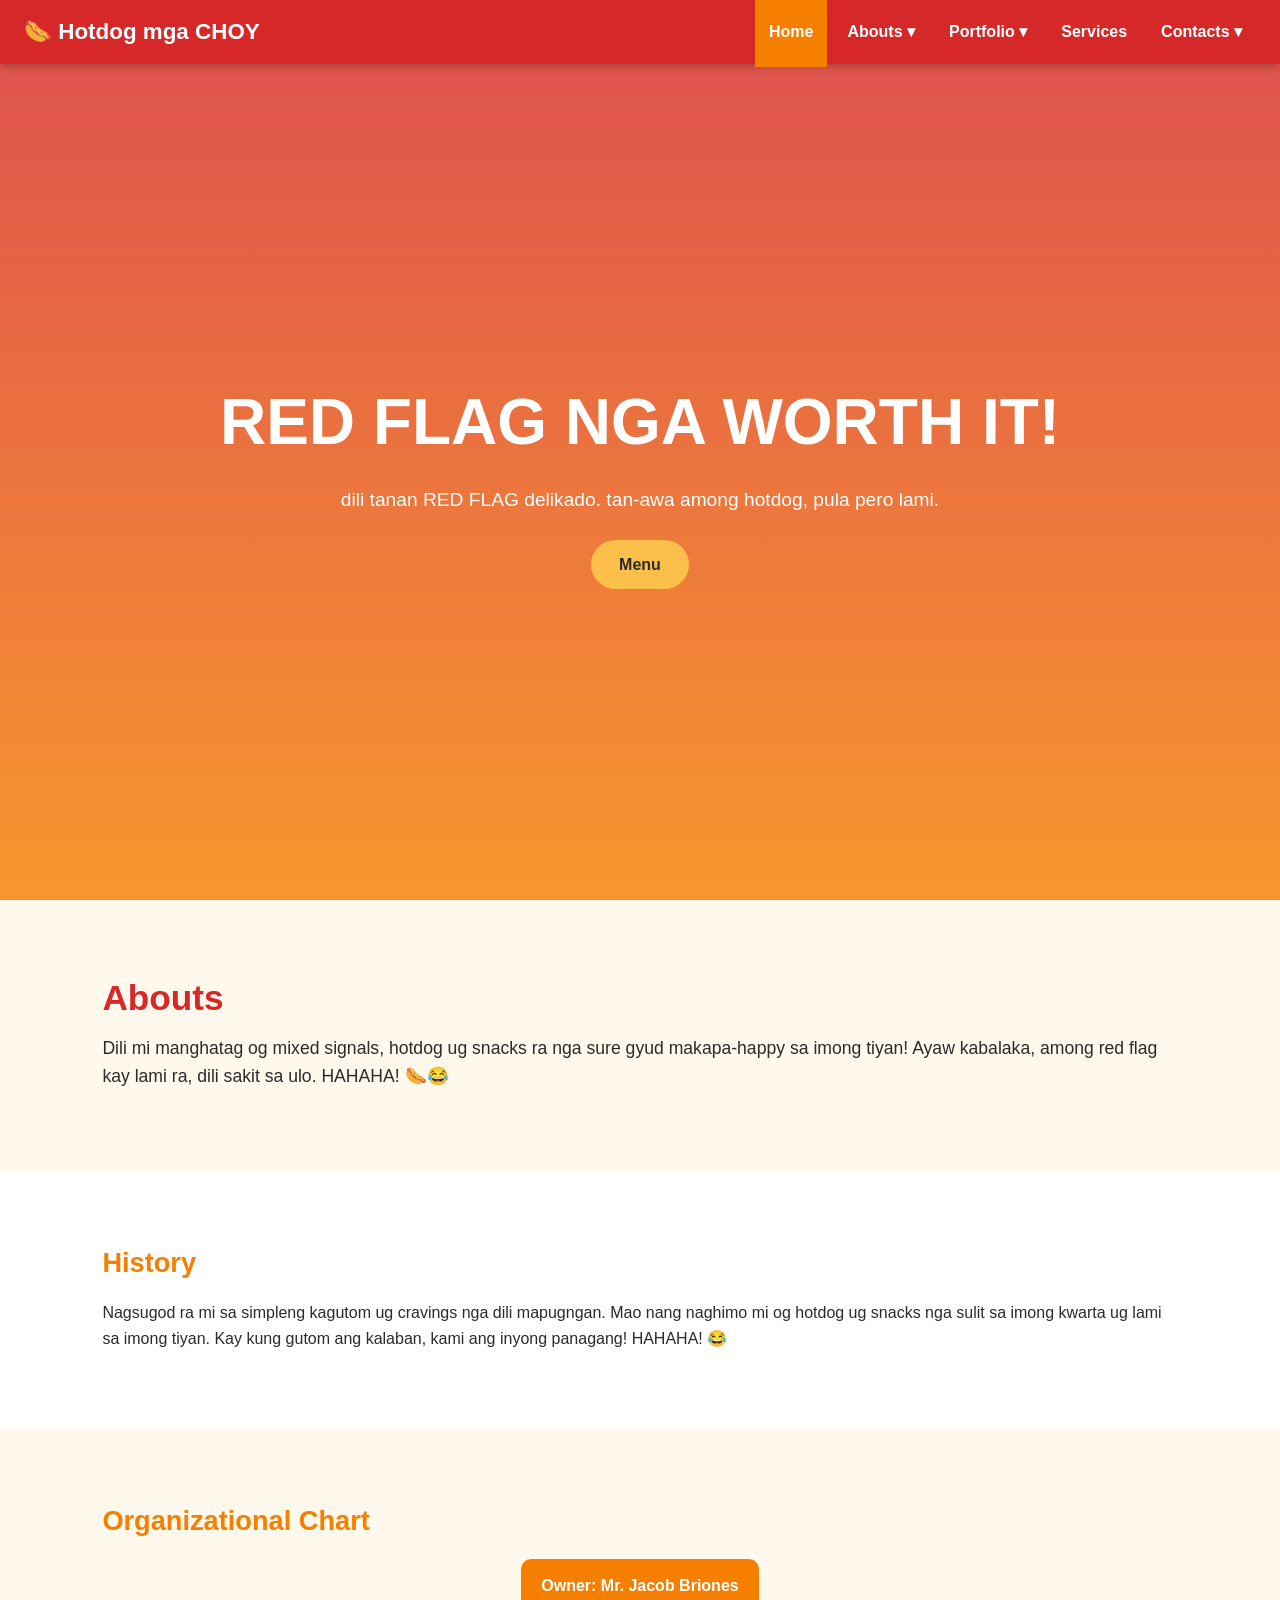
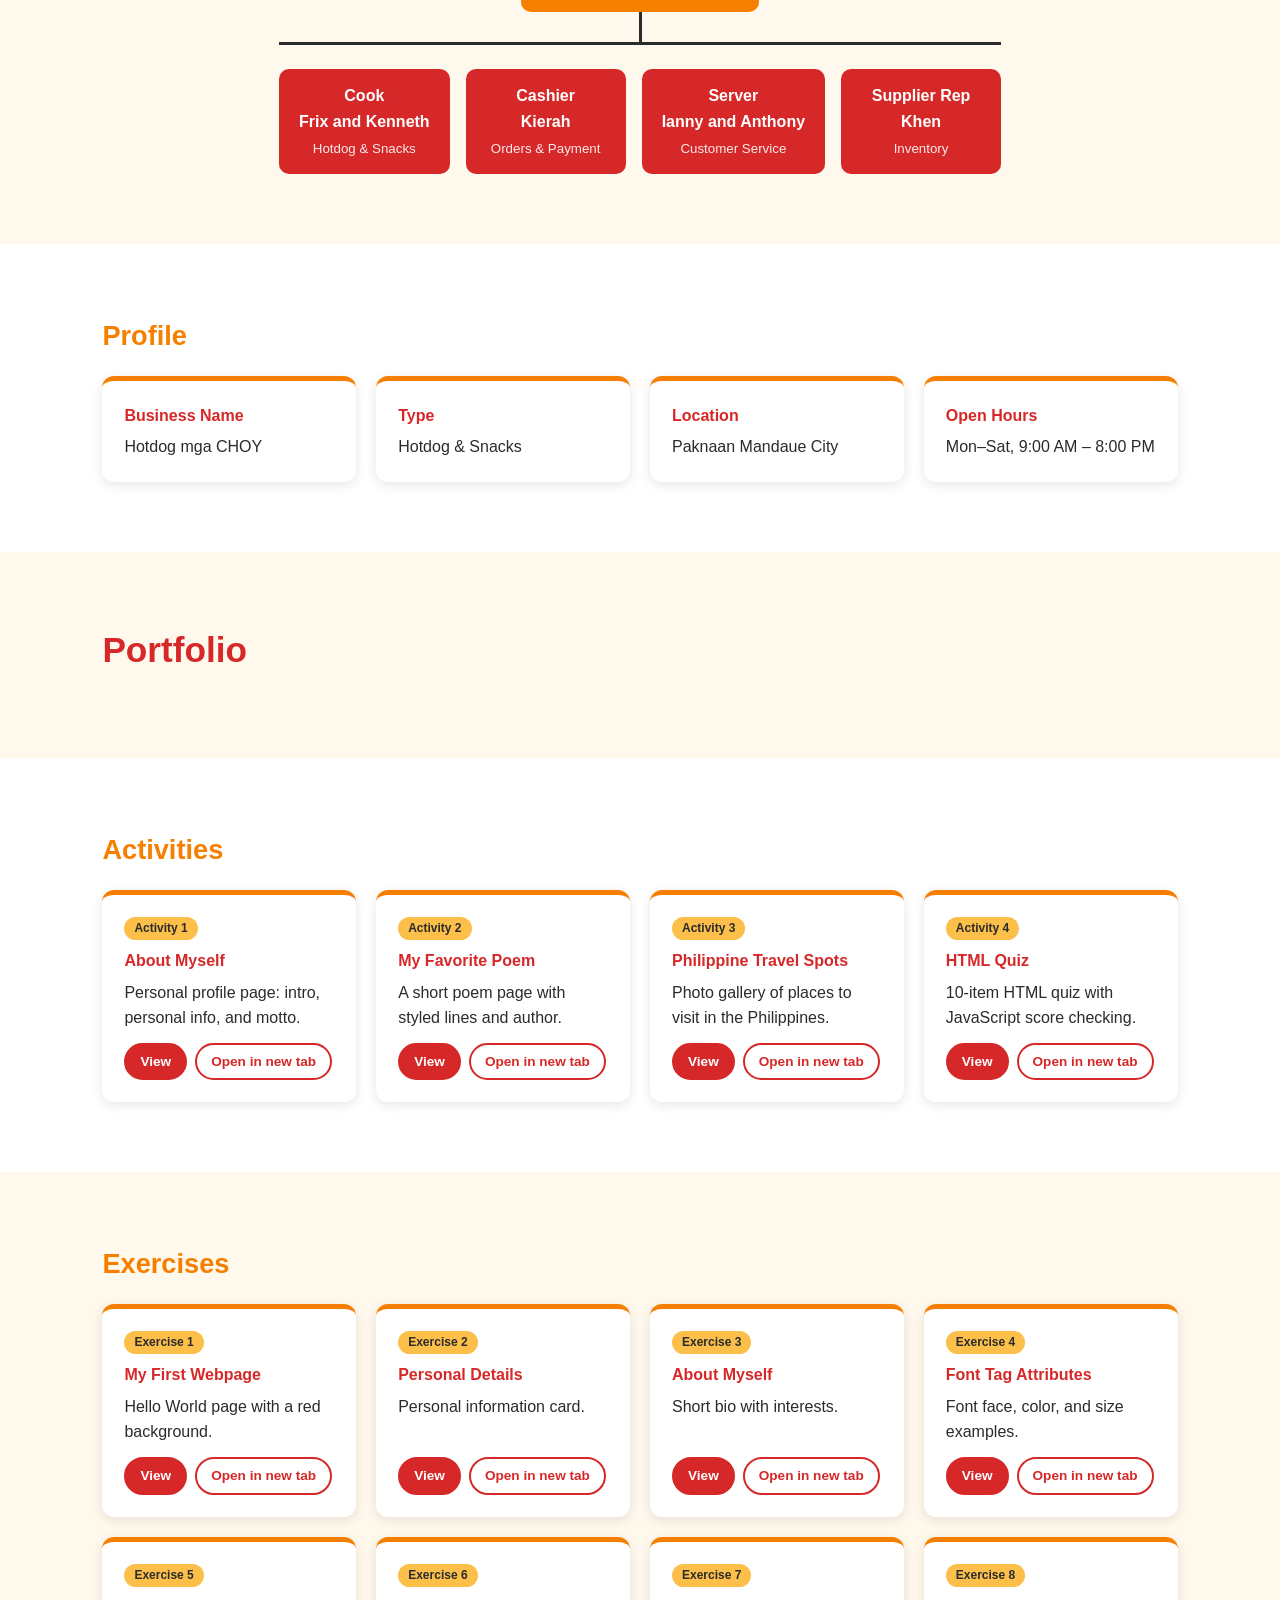
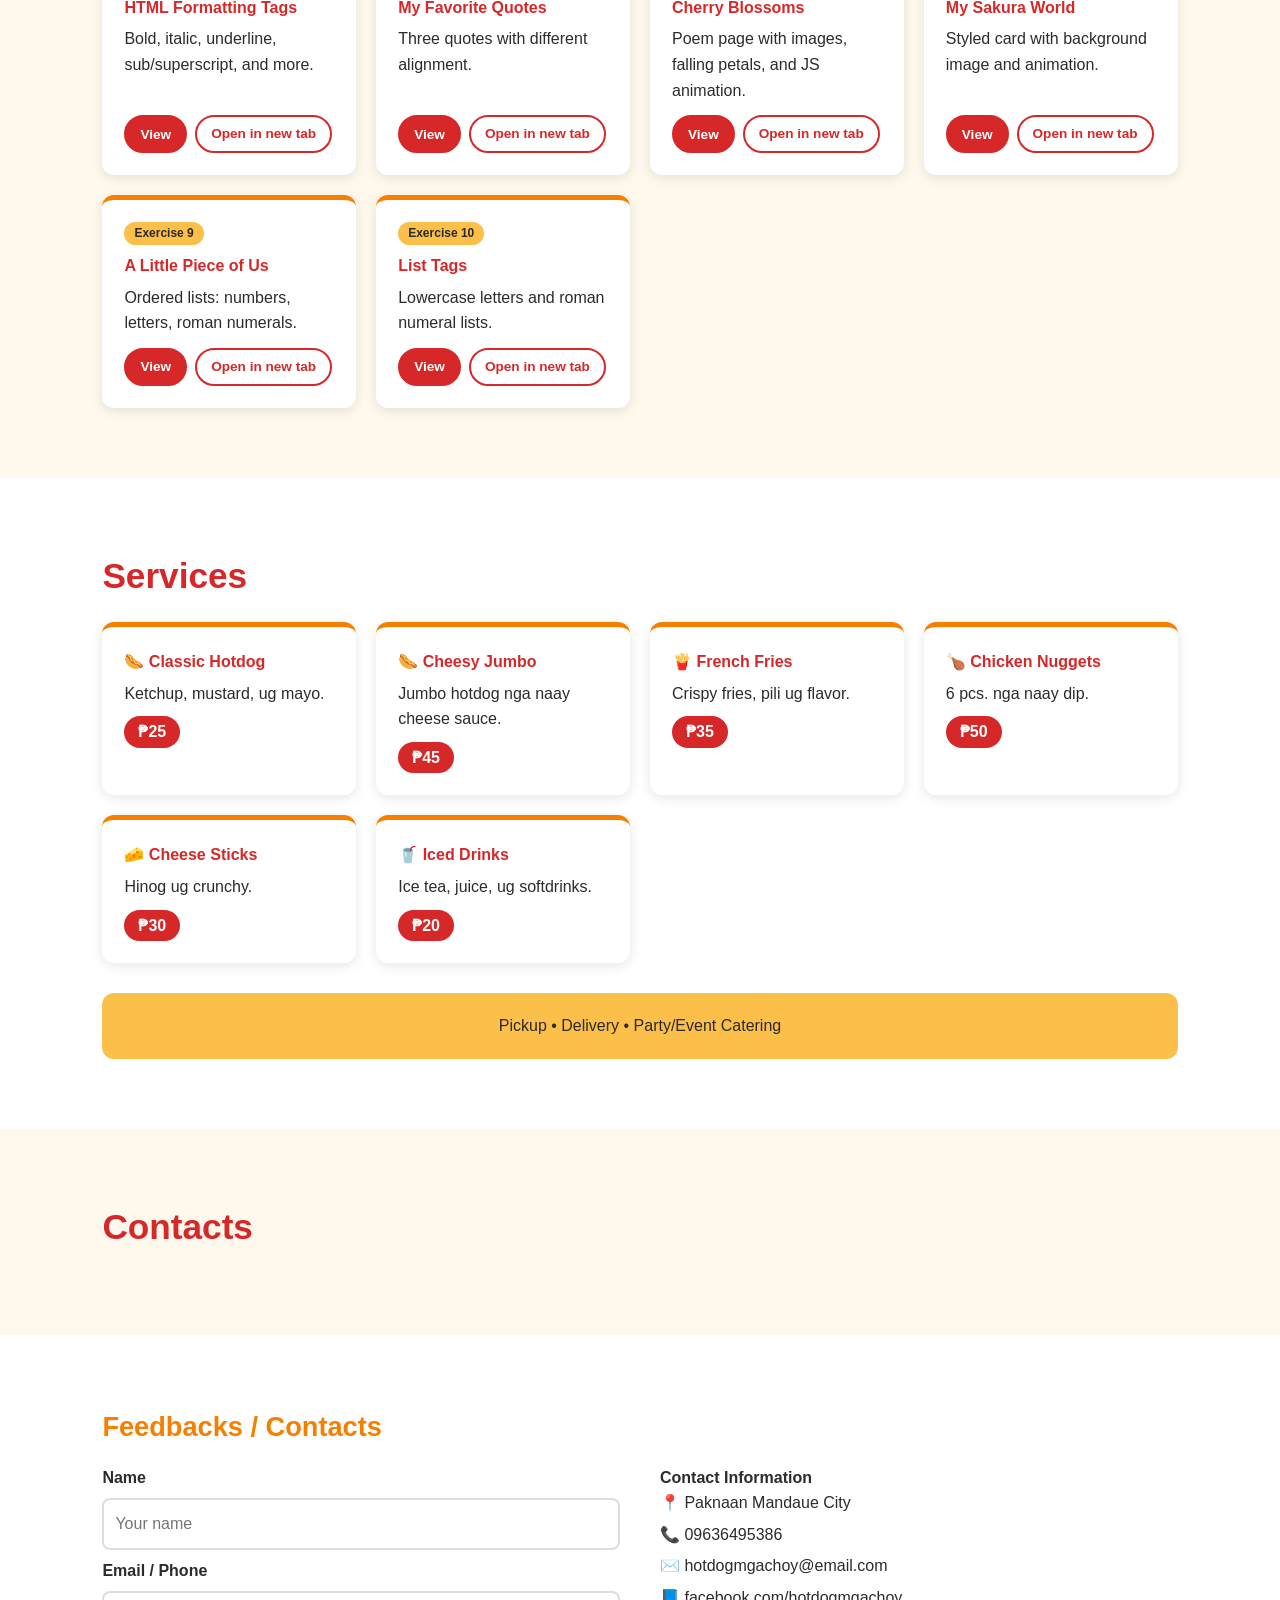
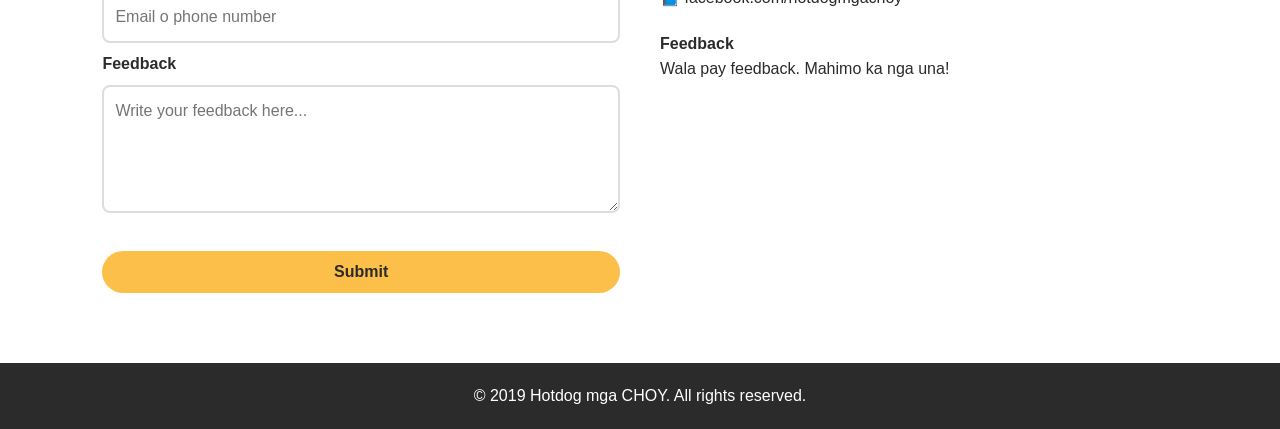
<file: index.html>
<!DOCTYPE html>
<html lang="en">
<head>
  <meta charset="UTF-8">
  <meta name="viewport" content="width=device-width, initial-scale=1.0">
  <title>Hotdog mga CHOY | Hotdog & Snacks</title>
  <link rel="stylesheet" href="style.css">
</head>
<body>

  <!-- NAVIGATION BAR / MENU -->
  <header class="navbar">
    <a href="#home" class="logo">🌭 Hotdog mga CHOY</a>
    <button class="menu-toggle" id="menuToggle" aria-label="Toggle menu">☰</button>
    <nav>
      <ul class="nav-links" id="navLinks">
        <li><a href="#home">Home</a></li>
        <li class="dropdown">
          <a href="#abouts">Abouts ▾</a>
          <ul class="submenu">
            <li><a href="#history">History</a></li>
            <li><a href="#org-chart">Organizational Chart</a></li>
            <li><a href="#profile">Profile</a></li>
          </ul>
        </li>
        <li class="dropdown">
          <a href="#portfolio">Portfolio ▾</a>
          <ul class="submenu">
            <li><a href="#activities">Activities</a></li>
            <li><a href="#exercises">Exercises</a></li>
          </ul>
        </li>
        <li><a href="#services">Services</a></li>
        <li class="dropdown">
          <a href="#contacts">Contacts ▾</a>
          <ul class="submenu">
            <li><a href="#feedbacks">Feedbacks / Contacts</a></li>
          </ul>
        </li>
      </ul>
    </nav>
  </header>

  <!-- HOME -->
  <section id="home" class="hero">
    <div class="hero-content">
      <h1>RED FLAG NGA WORTH IT!</h1>
      <p>dili tanan RED FLAG delikado. tan-awa among hotdog, pula pero lami.</p>
      <a href="#services" class="btn">Menu</a>
    </div>
  </section>

  <!-- ABOUTS -->
  <section id="abouts" class="section alt">
    <h2>Abouts</h2>
    <p class="lead">Dili mi manghatag og mixed signals, hotdog ug snacks ra nga sure gyud makapa-happy sa imong tiyan! Ayaw kabalaka, among red flag kay lami ra, dili sakit sa ulo. HAHAHA! 🌭😂</p>
  </section>

  <section id="history" class="section">
    <h3>History</h3>
    <p>Nagsugod ra mi sa simpleng kagutom ug cravings nga dili mapugngan. Mao nang naghimo mi og hotdog ug snacks nga sulit sa imong kwarta ug lami sa imong tiyan. Kay kung gutom ang kalaban, kami ang inyong panagang! HAHAHA! 😂</p>
    <p class="note"></p>
  </section>

  <section id="org-chart" class="section alt">
    <h3>Organizational Chart</h3>
    <div class="org">
      <div class="org-box top">Owner: Mr. Jacob Briones </div>
      <div class="org-line"></div>
      <div class="org-row">
        <div class="org-box">Cook<br>Frix and Kenneth<br><small>Hotdog & Snacks</small></div>
        <div class="org-box">Cashier<br>Kierah<br><small>Orders & Payment</small></div>
        <div class="org-box">Server<br>Ianny and Anthony<br><small>Customer Service</small></div>
        <div class="org-box">Supplier Rep<br>Khen<br><small>Inventory</small></div>
      </div>
    </div>
  </section>

  <section id="profile" class="section">
    <h3>Profile</h3>
    <div class="cards">
      <div class="card"><h4>Business Name</h4><p>Hotdog mga CHOY</p></div>
      <div class="card"><h4>Type</h4><p>Hotdog & Snacks</p></div>
      <div class="card"><h4>Location</h4><p>Paknaan Mandaue City</p></div>
      <div class="card"><h4>Open Hours</h4><p>Mon–Sat, 9:00 AM – 8:00 PM</p></div>
    </div>
  </section>

  <!-- PORTFOLIO -->
  <section id="portfolio" class="section alt">
    <h2>Portfolio</h2>
    <p class="lead"></p>
  </section>

  <section id="activities" class="section">
    <h3>Activities</h3>
    <p></p>
    <div class="cards">
      <div class="card work">
        <span class="work-tag">Activity 1</span>
        <h4>About Myself</h4>
        <p>Personal profile page: intro, personal info, and motto.</p>
        <div class="work-actions">
          <button class="btn-sm view-btn" data-src="portfolio/activities/ACT1_BRIONES.html" data-title="Activity 1: About Myself">View</button>
          <a class="btn-sm ghost" href="portfolio/activities/ACT1_BRIONES.html" target="_blank" rel="noopener">Open in new tab</a>
        </div>
      </div>
      <div class="card work">
        <span class="work-tag">Activity 2</span>
        <h4>My Favorite Poem</h4>
        <p>A short poem page with styled lines and author.</p>
        <div class="work-actions">
          <button class="btn-sm view-btn" data-src="portfolio/activities/ACT2_BRIONES.html" data-title="Activity 2: My Favorite Poem">View</button>
          <a class="btn-sm ghost" href="portfolio/activities/ACT2_BRIONES.html" target="_blank" rel="noopener">Open in new tab</a>
        </div>
      </div>
      <div class="card work">
        <span class="work-tag">Activity 3</span>
        <h4>Philippine Travel Spots</h4>
        <p>Photo gallery of places to visit in the Philippines.</p>
        <div class="work-actions">
          <button class="btn-sm view-btn" data-src="portfolio/activities/ACT3_BRIONES.html" data-title="Activity 3: Philippine Travel Spots">View</button>
          <a class="btn-sm ghost" href="portfolio/activities/ACT3_BRIONES.html" target="_blank" rel="noopener">Open in new tab</a>
        </div>
      </div>
      <div class="card work">
        <span class="work-tag">Activity 4</span>
        <h4>HTML Quiz</h4>
        <p>10-item HTML quiz with JavaScript score checking.</p>
        <div class="work-actions">
          <button class="btn-sm view-btn" data-src="portfolio/activities/ACT4_BRIONES.html" data-title="Activity 4: HTML Quiz">View</button>
          <a class="btn-sm ghost" href="portfolio/activities/ACT4_BRIONES.html" target="_blank" rel="noopener">Open in new tab</a>
        </div>
      </div>
    </div>
  </section>

  <section id="exercises" class="section alt">
    <h3>Exercises</h3>
    <p></p>
    <div class="cards">
      <div class="card work">
        <span class="work-tag">Exercise 1</span>
        <h4>My First Webpage</h4>
        <p>Hello World page with a red background.</p>
        <div class="work-actions">
          <button class="btn-sm view-btn" data-src="portfolio/exercises/EXE1_BRIONES.HTML" data-title="Exercise 1: My First Webpage">View</button>
          <a class="btn-sm ghost" href="portfolio/exercises/EXE1_BRIONES.HTML" target="_blank" rel="noopener">Open in new tab</a>
        </div>
      </div>
      <div class="card work">
        <span class="work-tag">Exercise 2</span>
        <h4>Personal Details</h4>
        <p>Personal information card.</p>
        <div class="work-actions">
          <button class="btn-sm view-btn" data-src="portfolio/exercises/EXE2_BRIONES.html" data-title="Exercise 2: Personal Details">View</button>
          <a class="btn-sm ghost" href="portfolio/exercises/EXE2_BRIONES.html" target="_blank" rel="noopener">Open in new tab</a>
        </div>
      </div>
      <div class="card work">
        <span class="work-tag">Exercise 3</span>
        <h4>About Myself</h4>
        <p>Short bio with interests.</p>
        <div class="work-actions">
          <button class="btn-sm view-btn" data-src="portfolio/exercises/EXE3_BRIONES.html" data-title="Exercise 3: About Myself">View</button>
          <a class="btn-sm ghost" href="portfolio/exercises/EXE3_BRIONES.html" target="_blank" rel="noopener">Open in new tab</a>
        </div>
      </div>
      <div class="card work">
        <span class="work-tag">Exercise 4</span>
        <h4>Font Tag Attributes</h4>
        <p>Font face, color, and size examples.</p>
        <div class="work-actions">
          <button class="btn-sm view-btn" data-src="portfolio/exercises/EXE4_BRIONES.html" data-title="Exercise 4: Font Tag Attributes">View</button>
          <a class="btn-sm ghost" href="portfolio/exercises/EXE4_BRIONES.html" target="_blank" rel="noopener">Open in new tab</a>
        </div>
      </div>
      <div class="card work">
        <span class="work-tag">Exercise 5</span>
        <h4>HTML Formatting Tags</h4>
        <p>Bold, italic, underline, sub/superscript, and more.</p>
        <div class="work-actions">
          <button class="btn-sm view-btn" data-src="portfolio/exercises/EXE5_BRIONES.html" data-title="Exercise 5: HTML Formatting Tags">View</button>
          <a class="btn-sm ghost" href="portfolio/exercises/EXE5_BRIONES.html" target="_blank" rel="noopener">Open in new tab</a>
        </div>
      </div>
      <div class="card work">
        <span class="work-tag">Exercise 6</span>
        <h4>My Favorite Quotes</h4>
        <p>Three quotes with different alignment.</p>
        <div class="work-actions">
          <button class="btn-sm view-btn" data-src="portfolio/exercises/EXE6_BRIONES.html" data-title="Exercise 6: My Favorite Quotes">View</button>
          <a class="btn-sm ghost" href="portfolio/exercises/EXE6_BRIONES.html" target="_blank" rel="noopener">Open in new tab</a>
        </div>
      </div>
      <div class="card work">
        <span class="work-tag">Exercise 7</span>
        <h4>Cherry Blossoms</h4>
        <p>Poem page with images, falling petals, and JS animation.</p>
        <div class="work-actions">
          <button class="btn-sm view-btn" data-src="portfolio/exercises/EXE7_BRIONES.html" data-title="Exercise 7: Cherry Blossoms">View</button>
          <a class="btn-sm ghost" href="portfolio/exercises/EXE7_BRIONES.html" target="_blank" rel="noopener">Open in new tab</a>
        </div>
      </div>
      <div class="card work">
        <span class="work-tag">Exercise 8</span>
        <h4>My Sakura World</h4>
        <p>Styled card with background image and animation.</p>
        <div class="work-actions">
          <button class="btn-sm view-btn" data-src="portfolio/exercises/EXE8_BRIONES.html" data-title="Exercise 8: My Sakura World">View</button>
          <a class="btn-sm ghost" href="portfolio/exercises/EXE8_BRIONES.html" target="_blank" rel="noopener">Open in new tab</a>
        </div>
      </div>
      <div class="card work">
        <span class="work-tag">Exercise 9</span>
        <h4>A Little Piece of Us</h4>
        <p>Ordered lists: numbers, letters, roman numerals.</p>
        <div class="work-actions">
          <button class="btn-sm view-btn" data-src="portfolio/exercises/EXE9_BRIONES.html" data-title="Exercise 9: A Little Piece of Us">View</button>
          <a class="btn-sm ghost" href="portfolio/exercises/EXE9_BRIONES.html" target="_blank" rel="noopener">Open in new tab</a>
        </div>
      </div>
      <div class="card work">
        <span class="work-tag">Exercise 10</span> 
        <h4>List Tags</h4>
        <p>Lowercase letters and roman numeral lists.</p>
        <div class="work-actions">
          <button class="btn-sm view-btn" data-src="portfolio/exercises/EXE10_BRIONES.html" data-title="Exercise 10: List Tags">View</button>
          <a class="btn-sm ghost" href="portfolio/exercises/EXE10_BRIONES.html" target="_blank" rel="noopener">Open in new tab</a>
        </div>
      </div>
    </div>
  </section>

  <!-- VIEWER MODAL -->
  <div class="modal" id="viewer" aria-hidden="true">
    <div class="modal-box">
      <div class="modal-head">
        <strong id="viewerTitle"></strong>
        <button class="modal-close" id="viewerClose" aria-label="Close">✕</button>
      </div>
      <iframe id="viewerFrame" title="Portfolio work preview"></iframe>
    </div>
  </div>

  <!-- SERVICES -->
  <section id="services" class="section">
    <h2>Services</h2>
    <p class="lead"></p>
    <div class="cards">
      <div class="card product"><h4>🌭 Classic Hotdog</h4><p>Ketchup, mustard, ug mayo.</p><span class="price">₱25</span></div>
      <div class="card product"><h4>🌭 Cheesy Jumbo</h4><p>Jumbo hotdog nga naay cheese sauce.</p><span class="price">₱45</span></div>
      <div class="card product"><h4>🍟 French Fries</h4><p>Crispy fries, pili ug flavor.</p><span class="price">₱35</span></div>
      <div class="card product"><h4>🍗 Chicken Nuggets</h4><p>6 pcs. nga naay dip.</p><span class="price">₱50</span></div>
      <div class="card product"><h4>🧀 Cheese Sticks</h4><p>Hinog ug crunchy.</p><span class="price">₱30</span></div>
      <div class="card product"><h4>🥤 Iced Drinks</h4><p>Ice tea, juice, ug softdrinks.</p><span class="price">₱20</span></div>
    </div>
    <div class="extra">
      <h4></h4>
      <p>Pickup • Delivery • Party/Event Catering</p>
    </div>
  </section>

  <!-- CONTACTS -->
  <section id="contacts" class="section alt">
    <h2>Contacts</h2>
    <p class="lead"></p>
  </section>

  <section id="feedbacks" class="section">
    <h3>Feedbacks / Contacts</h3>
    <div class="contact-wrap">
      <form id="feedbackForm" class="form" novalidate>
        <label for="name">Name</label>
        <input type="text" id="name" placeholder="Your name" required>

        <label for="email">Email / Phone</label>
        <input type="text" id="email" placeholder="Email o phone number" required>

        <label for="message">Feedback</label>
        <textarea id="message" rows="4" placeholder="Write your feedback here..." required></textarea>

        <p id="formMsg" class="form-msg"></p>
        <button type="submit" class="btn">Submit</button>
      </form>

      <div class="contact-info">
        <h4>Contact Information
        </h4>
        <p>📍 Paknaan Mandaue City</p>
        <p>📞 09636495386</p>
        <p>✉️ hotdogmgachoy@email.com</p>
        <p>📘 facebook.com/hotdogmgachoy</p>

        <h4 style="margin-top:20px"> Feedback </h4>
        <div id="feedbackList" class="feedback-list"></div>
      </div>
    </div>
  </section>

  <footer>
    <p>&copy; <span id="year"></span> Hotdog mga CHOY. All rights reserved.</p>
  </footer>

  <button id="toTop" title="Back to top">↑</button>

  <script src="script.js"></script>
</body>
</html>
</file>
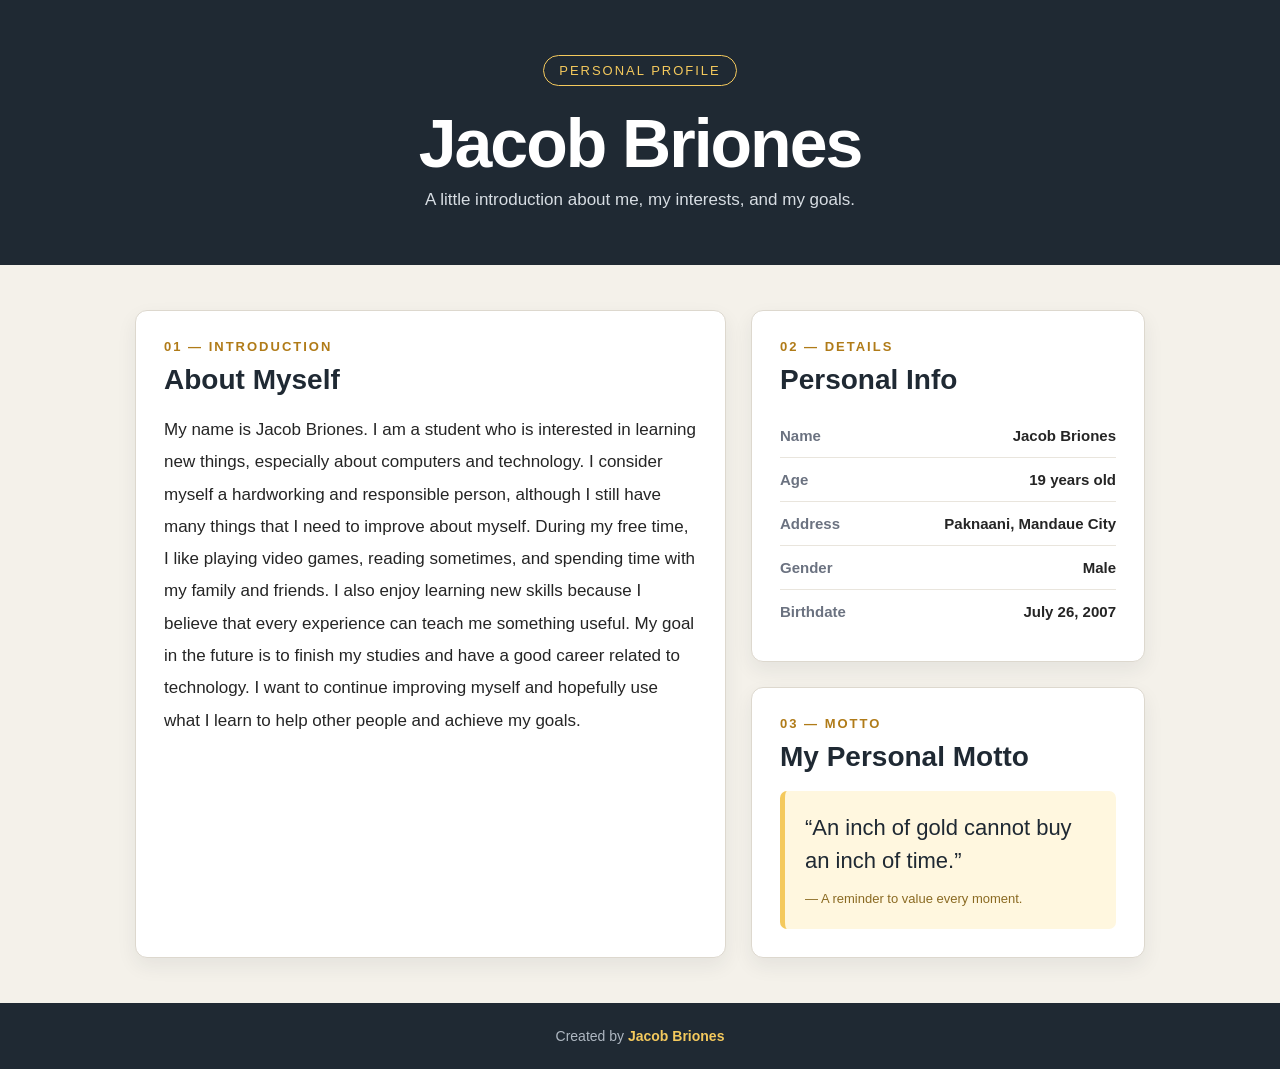
<file: portfolio/activities/ACT1_BRIONES.html>
<!DOCTYPE html>
<html lang="en">
<head>
<meta charset="UTF-8">
<meta name="viewport" content="width=device-width, initial-scale=1.0">
<title>Jacob Briones | About Myself</title>

<style>
    * { box-sizing: border-box; }

    body {
        margin: 0;
        font-family: Arial, Helvetica, sans-serif;
        background: #f4f1ea;
        color: #252525;
    }

    .top {
        background: #1f2933;
        color: white;
        padding: 55px 22px;
        text-align: center;
    }

    .top .tag {
        display: inline-block;
        padding: 7px 15px;
        border: 1px solid #f4c95d;
        border-radius: 30px;
        color: #f4c95d;
        font-size: 13px;
        letter-spacing: 2px;
        text-transform: uppercase;
    }

    .top h1 {
        margin: 18px 0 8px;
        font-size: clamp(40px, 8vw, 68px);
        letter-spacing: -2px;
    }

    .top p {
        margin: 0;
        color: #d7dde3;
        font-size: 17px;
    }

    .layout {
        max-width: 1050px;
        margin: 0 auto;
        padding: 45px 20px;
        display: grid;
        grid-template-columns: 1.5fr 1fr;
        gap: 25px;
    }

    .box {
        background: white;
        border: 1px solid #ddd8ce;
        border-radius: 12px;
        padding: 28px;
        box-shadow: 0 8px 20px rgba(31,41,51,.07);
    }

    .about {
        grid-row: span 2;
    }

    .label {
        color: #b07b18;
        font-size: 13px;
        font-weight: bold;
        letter-spacing: 2px;
        text-transform: uppercase;
        margin-bottom: 10px;
    }

    h2 {
        margin: 0 0 18px;
        font-size: 28px;
        color: #1f2933;
    }

    .about p {
        font-size: 17px;
        line-height: 1.9;
        margin: 0;
        text-align: left;
    }

    .details {
        display: grid;
        gap: 0;
    }

    .detail {
        display: flex;
        justify-content: space-between;
        gap: 20px;
        padding: 13px 0;
        border-bottom: 1px solid #e9e5dd;
        font-size: 15px;
    }

    .detail:last-child {
        border-bottom: none;
    }

    .detail strong {
        color: #6b7280;
    }

    .detail span {
        text-align: right;
        font-weight: bold;
    }

    .motto {
        font-size: 22px;
        line-height: 1.5;
        color: #1f2933;
        padding: 20px;
        background: #fff7df;
        border-left: 5px solid #f4c95d;
        border-radius: 7px;
    }

    .motto small {
        display: block;
        margin-top: 12px;
        color: #8a6a22;
        font-size: 13px;
    }

    footer {
        text-align: center;
        padding: 25px;
        background: #1f2933;
        color: #aeb7c1;
        font-size: 14px;
    }

    footer b {
        color: #f4c95d;
    }

    @media (max-width: 760px) {
        .layout {
            grid-template-columns: 1fr;
        }

        .about {
            grid-row: auto;
        }

        .detail {
            align-items: flex-start;
        }
    }
</style>
</head>

<body>

<header class="top">
    <div class="tag">Personal Profile</div>
    <h1>Jacob Briones</h1>
    <p>A little introduction about me, my interests, and my goals.</p>
</header>

<main class="layout">

    <section class="box about">
        <div class="label">01 — Introduction</div>
        <h2>About Myself</h2>

        <p>
            My name is Jacob Briones. I am a student who is interested in learning new things,
            especially about computers and technology. I consider myself a hardworking and
            responsible person, although I still have many things that I need to improve about
            myself. During my free time, I like playing video games, reading sometimes, and
            spending time with my family and friends. I also enjoy learning new skills because
            I believe that every experience can teach me something useful. My goal in the future
            is to finish my studies and have a good career related to technology. I want to
            continue improving myself and hopefully use what I learn to help other people and
            achieve my goals.
        </p>
    </section>

    <section class="box">
        <div class="label">02 — Details</div>
        <h2>Personal Info</h2>

        <div class="details">
            <div class="detail"><strong>Name</strong><span>Jacob Briones</span></div>
            <div class="detail"><strong>Age</strong><span>19 years old</span></div>
            <div class="detail"><strong>Address</strong><span>Paknaani, Mandaue City</span></div>
            <div class="detail"><strong>Gender</strong><span>Male</span></div>
            <div class="detail"><strong>Birthdate</strong><span>July 26, 2007</span></div>
        </div>
    </section>

    <section class="box">
        <div class="label">03 — Motto</div>
        <h2>My Personal Motto</h2>

        <div class="motto">
            “An inch of gold cannot buy an inch of time.”
            <small>— A reminder to value every moment.</small>
        </div>
    </section>

</main>

<footer>
    Created by <b>Jacob Briones</b>
</footer>

</body>
</html>
</file>
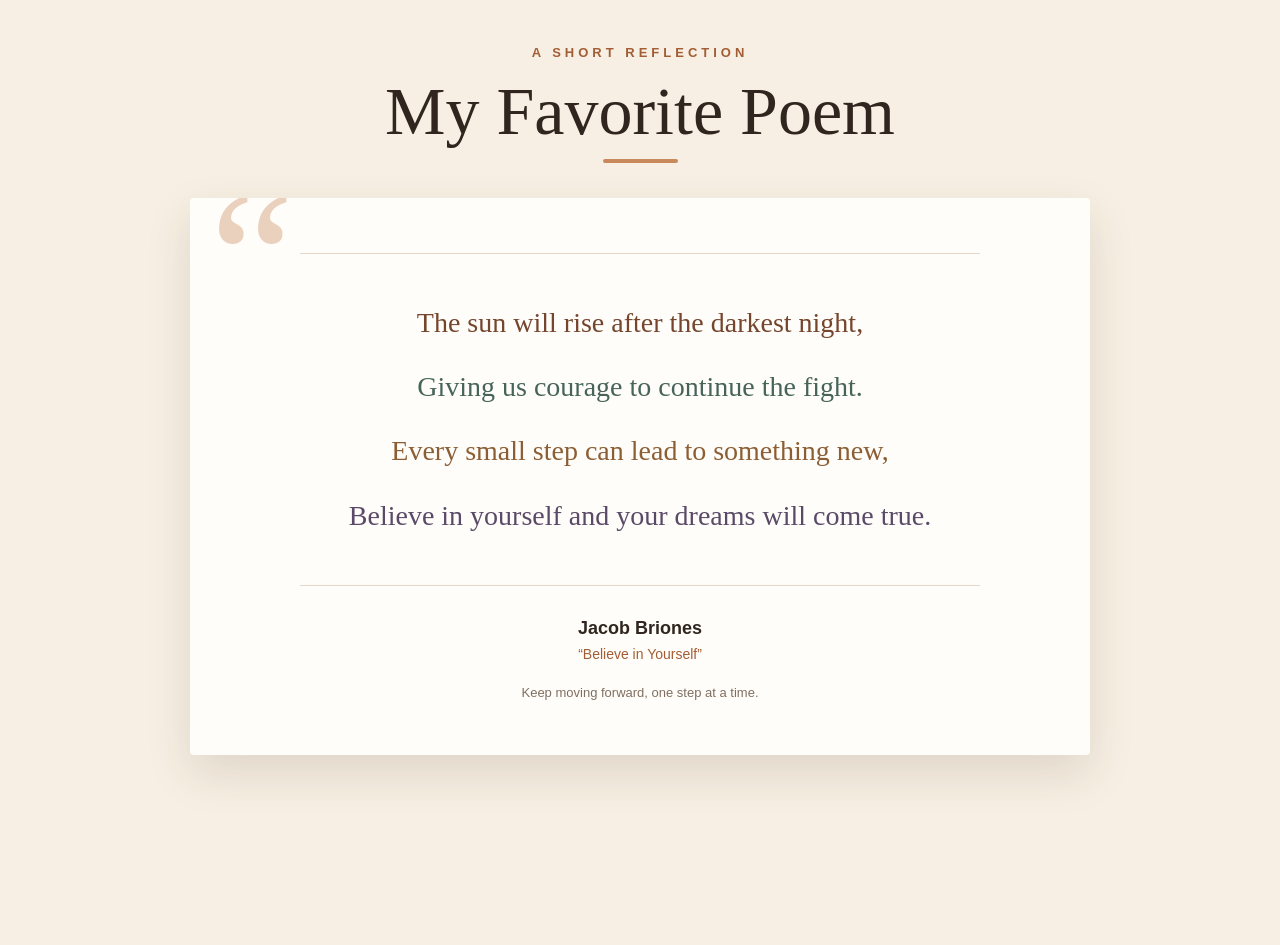
<file: portfolio/activities/ACT2_BRIONES.html>
<!DOCTYPE html>
<html lang="en">
<head>
<meta charset="UTF-8">
<meta name="viewport" content="width=device-width, initial-scale=1.0">
<title>My Favorite Poem | Jacob Briones</title>

<style>
    * { box-sizing: border-box; }

    body {
        margin: 0;
        min-height: 100vh;
        font-family: Georgia, "Times New Roman", serif;
        background: #f7efe3;
        color: #30261f;
    }

    .page {
        width: min(900px, 92%);
        margin: 45px auto;
    }

    .heading {
        text-align: center;
        margin-bottom: 35px;
    }

    .heading .small {
        color: #a35d35;
        font-family: Arial, sans-serif;
        font-size: 13px;
        font-weight: bold;
        letter-spacing: 4px;
        text-transform: uppercase;
    }

    .heading h1 {
        margin: 12px 0 8px;
        font-size: clamp(42px, 8vw, 68px);
        font-weight: normal;
    }

    .heading .line {
        width: 75px;
        height: 4px;
        margin: 0 auto;
        background: #c9895b;
        border-radius: 10px;
    }

    .poem-card {
        position: relative;
        background: #fffdf9;
        padding: 55px 45px;
        border-radius: 4px;
        box-shadow: 0 18px 45px rgba(67, 45, 30, .13);
        overflow: hidden;
    }

    .poem-card::before {
        content: "“";
        position: absolute;
        top: -35px;
        left: 20px;
        font-size: 190px;
        color: #ead1bd;
        line-height: 1;
        z-index: 0;
    }

    .poem {
        position: relative;
        z-index: 1;
        max-width: 680px;
        margin: auto;
        border-top: 1px solid #e6d6c7;
        border-bottom: 1px solid #e6d6c7;
        padding: 28px 0;
    }

    .poem p {
        margin: 18px 0;
        font-size: clamp(20px, 4vw, 28px);
        line-height: 1.65;
        text-align: center;
    }

    .poem p:nth-child(1) { color: #75452d; }
    .poem p:nth-child(2) { color: #47645a; }
    .poem p:nth-child(3) { color: #8b5e34; }
    .poem p:nth-child(4) { color: #5a4a68; }

    .author {
        text-align: center;
        margin-top: 32px;
        font-family: Arial, sans-serif;
    }

    .author strong {
        display: block;
        font-size: 18px;
        color: #30261f;
    }

    .author span {
        display: inline-block;
        margin-top: 7px;
        color: #a35d35;
        font-size: 14px;
    }

    .note {
        margin-top: 22px;
        text-align: center;
        color: #806f61;
        font-family: Arial, sans-serif;
        font-size: 13px;
    }

    @media (max-width: 600px) {
        .page {
            margin: 25px auto;
        }

        .poem-card {
            padding: 45px 22px;
        }

        .poem p {
            margin: 15px 0;
        }
    }
</style>
</head>

<body>

<div class="page">

    <header class="heading">
        <div class="small">A Short Reflection</div>
        <h1>My Favorite Poem</h1>
        <div class="line"></div>
    </header>

    <section class="poem-card">

        <div class="poem">
            <p>The sun will rise after the darkest night,</p>
            <p>Giving us courage to continue the fight.</p>
            <p>Every small step can lead to something new,</p>
            <p>Believe in yourself and your dreams will come true.</p>
        </div>

        <div class="author">
            <strong>Jacob Briones</strong>
            <span>“Believe in Yourself”</span>
        </div>

        <div class="note">
            Keep moving forward, one step at a time.
        </div>

    </section>

</div>

</body>
</html>
</file>
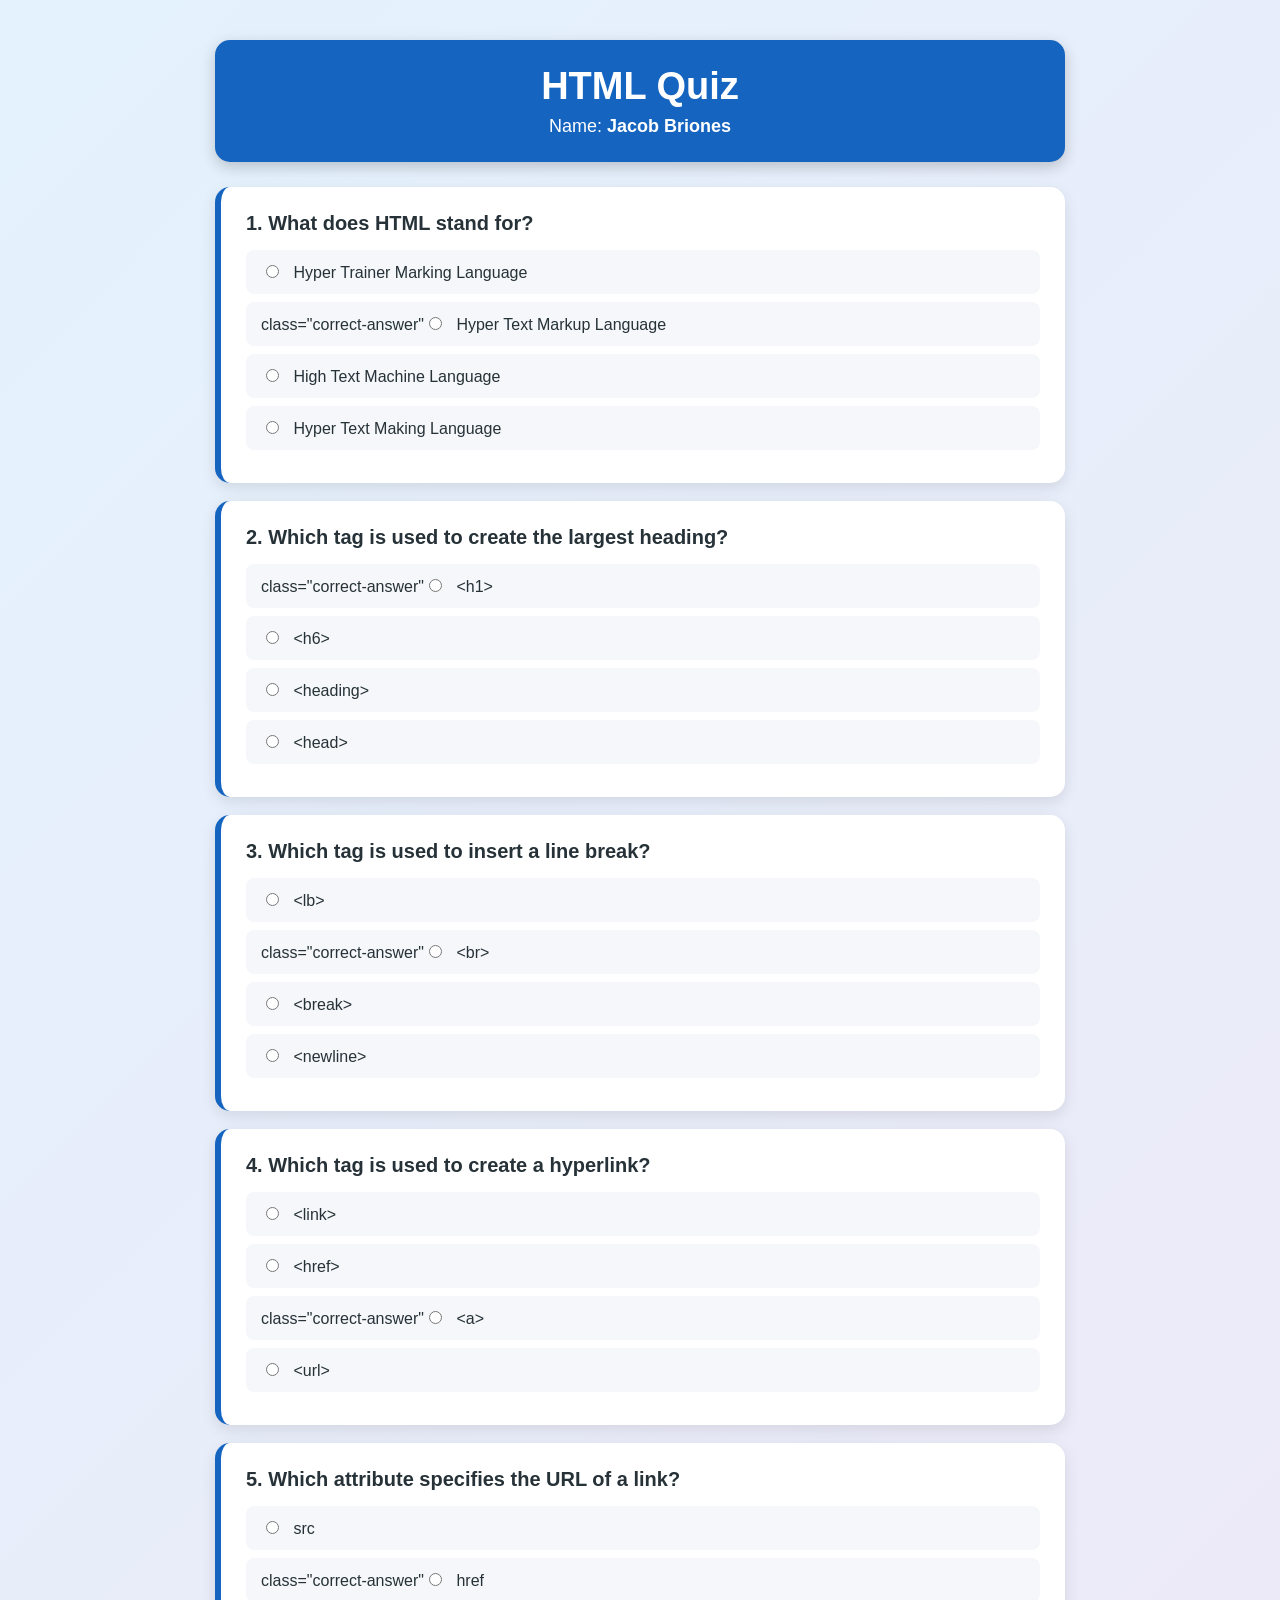
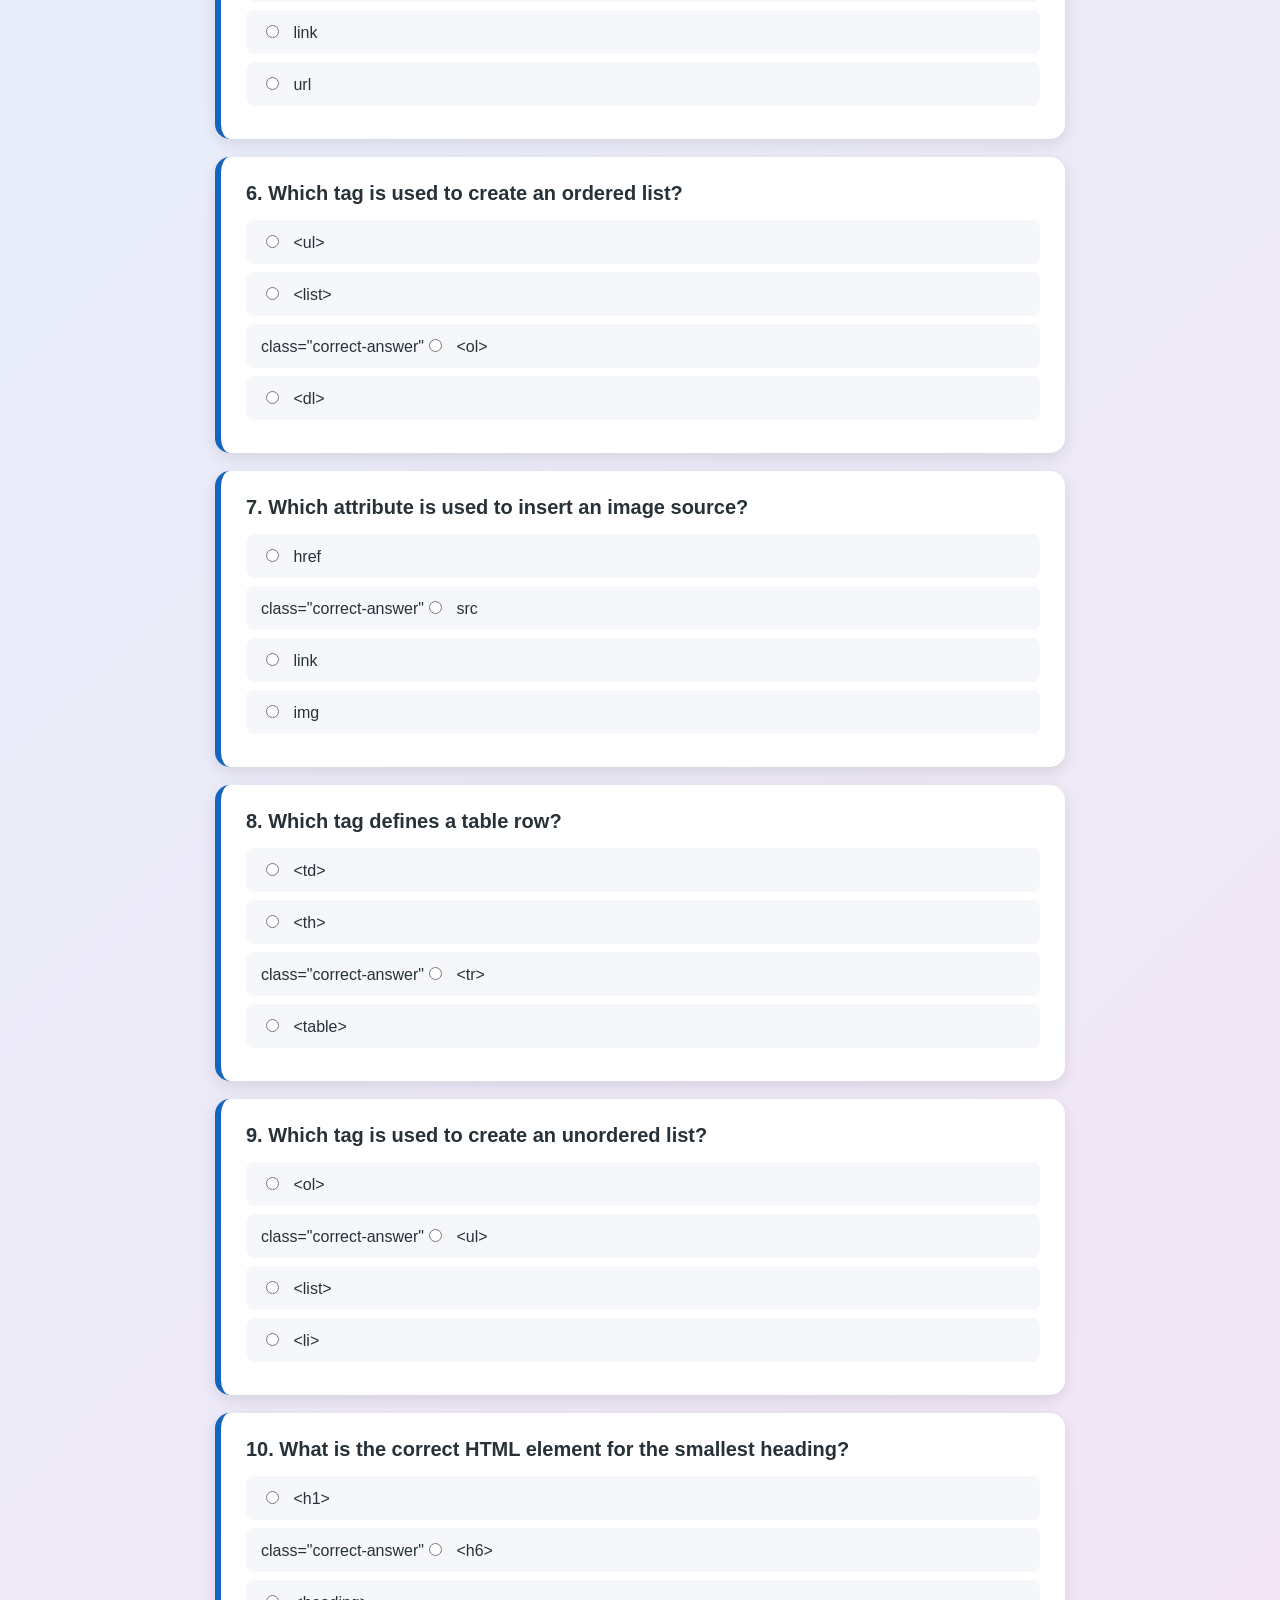
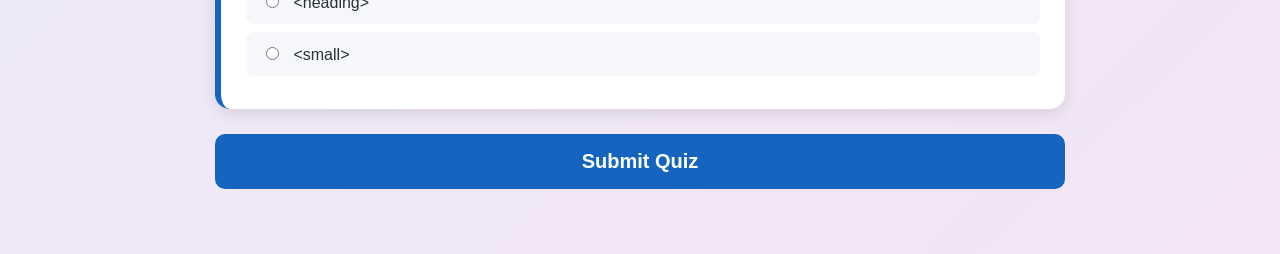
<file: portfolio/activities/ACT4_BRIONES.html>
<!DOCTYPE html>
<html lang="en">
<head>
    <meta charset="UTF-8">
    <meta name="viewport" content="width=device-width, initial-scale=1.0">
    <title>HTML Quiz - Jacob Briones</title>

    <style>
        * {
            box-sizing: border-box;
        }

        body {
            margin: 0;
            padding: 40px 20px;
            background: linear-gradient(135deg, #E3F2FD, #F3E5F5);
            font-family: Arial, Helvetica, sans-serif;
            color: #263238;
        }

        .container {
            max-width: 850px;
            margin: 0 auto;
        }

        .header {
            text-align: center;
            background-color: #1565C0;
            color: white;
            padding: 25px;
            border-radius: 15px;
            box-shadow: 0 5px 15px rgba(0, 0, 0, 0.2);
            margin-bottom: 25px;
        }

        .header h1 {
            margin: 0 0 8px;
            font-size: 38px;
        }

        .header p {
            margin: 0;
            font-size: 18px;
        }

        .quiz-card {
            background: white;
            padding: 25px;
            margin-bottom: 18px;
            border-radius: 15px;
            box-shadow: 0 5px 15px rgba(0, 0, 0, 0.10);
            border-left: 6px solid #1565C0;
        }

        .question {
            font-size: 20px;
            font-weight: bold;
            margin-bottom: 15px;
        }

        label {
            display: block;
            padding: 12px 15px;
            margin: 8px 0;
            background-color: #F5F7FA;
            border-radius: 8px;
            cursor: pointer;
            transition: 0.2s;
        }

        label:hover {
            background-color: #E3F2FD;
        }

        input[type="radio"] {
            margin-right: 10px;
        }

        /* Subtle indicator for the correct answer */
        .correct-answer {
            position: relative;
        }

        .correct-answer::after {
            content: "";
            display: inline-block;
            width: 5px;
            height: 5px;
            background: #e57373;
            border-radius: 50%;
            margin-left: 7px;
            vertical-align: middle;
            opacity: 0.75;
        }

        .submit-btn {
            display: block;
            width: 100%;
            padding: 16px;
            margin: 25px 0;
            border: none;
            border-radius: 10px;
            background-color: #1565C0;
            color: white;
            font-size: 20px;
            font-weight: bold;
            cursor: pointer;
        }

        .submit-btn:hover {
            background-color: #0D47A1;
        }

        #result {
            display: none;
            text-align: center;
            background: white;
            padding: 25px;
            border-radius: 15px;
            box-shadow: 0 5px 15px rgba(0, 0, 0, 0.10);
            margin-top: 20px;
        }

        #score {
            color: #1565C0;
            font-size: 30px;
            font-weight: bold;
        }
    </style>
</head>

<body>

<div class="container">

    <div class="header">
        <h1>HTML Quiz</h1>
        <p>Name: <strong>Jacob Briones</strong></p>
    </div>

    <form id="quizForm">

        <div class="quiz-card">
            <div class="question">1. What does HTML stand for?</div>
            <label><input type="radio" name="q1" value="A"> Hyper Trainer Marking Language</label>
            <label> class="correct-answer"<input type="radio" name="q1" value="B"> Hyper Text Markup Language</label>
            <label><input type="radio" name="q1" value="C"> High Text Machine Language</label>
            <label><input type="radio" name="q1" value="D"> Hyper Text Making Language</label>
        </div>

        <div class="quiz-card">
            <div class="question">2. Which tag is used to create the largest heading?</div>
            <label> class="correct-answer"<input type="radio" name="q2" value="A"> &lt;h1&gt;</label>
            <label><input type="radio" name="q2" value="B"> &lt;h6&gt;</label>
            <label><input type="radio" name="q2" value="C"> &lt;heading&gt;</label>
            <label><input type="radio" name="q2" value="D"> &lt;head&gt;</label>
        </div>

        <div class="quiz-card">
            <div class="question">3. Which tag is used to insert a line break?</div>
            <label><input type="radio" name="q3" value="A"> &lt;lb&gt;</label>
            <label> class="correct-answer"<input type="radio" name="q3" value="B"> &lt;br&gt;</label>
            <label><input type="radio" name="q3" value="C"> &lt;break&gt;</label>
            <label><input type="radio" name="q3" value="D"> &lt;newline&gt;</label>
        </div>

        <div class="quiz-card">
            <div class="question">4. Which tag is used to create a hyperlink?</div>
            <label><input type="radio" name="q4" value="A"> &lt;link&gt;</label>
            <label><input type="radio" name="q4" value="B"> &lt;href&gt;</label>
            <label> class="correct-answer"<input type="radio" name="q4" value="C"> &lt;a&gt;</label>
            <label><input type="radio" name="q4" value="D"> &lt;url&gt;</label>
        </div>

        <div class="quiz-card">
            <div class="question">5. Which attribute specifies the URL of a link?</div>
            <label><input type="radio" name="q5" value="A"> src</label>
            <label> class="correct-answer"<input type="radio" name="q5" value="B"> href</label>
            <label><input type="radio" name="q5" value="C"> link</label>
            <label><input type="radio" name="q5" value="D"> url</label>
        </div>

        <div class="quiz-card">
            <div class="question">6. Which tag is used to create an ordered list?</div>
            <label><input type="radio" name="q6" value="A"> &lt;ul&gt;</label>
            <label><input type="radio" name="q6" value="B"> &lt;list&gt;</label>
            <label> class="correct-answer"<input type="radio" name="q6" value="C"> &lt;ol&gt;</label>
            <label><input type="radio" name="q6" value="D"> &lt;dl&gt;</label>
        </div>

        <div class="quiz-card">
            <div class="question">7. Which attribute is used to insert an image source?</div>
            <label><input type="radio" name="q7" value="A"> href</label>
            <label> class="correct-answer"<input type="radio" name="q7" value="B"> src</label>
            <label><input type="radio" name="q7" value="C"> link</label>
            <label><input type="radio" name="q7" value="D"> img</label>
        </div>

        <div class="quiz-card">
            <div class="question">8. Which tag defines a table row?</div>
            <label><input type="radio" name="q8" value="A"> &lt;td&gt;</label>
            <label><input type="radio" name="q8" value="B"> &lt;th&gt;</label>
            <label> class="correct-answer"<input type="radio" name="q8" value="C"> &lt;tr&gt;</label>
            <label><input type="radio" name="q8" value="D"> &lt;table&gt;</label>
        </div>

        <div class="quiz-card">
            <div class="question">9. Which tag is used to create an unordered list?</div>
            <label><input type="radio" name="q9" value="A"> &lt;ol&gt;</label>
            <label> class="correct-answer"<input type="radio" name="q9" value="B"> &lt;ul&gt;</label>
            <label><input type="radio" name="q9" value="C"> &lt;list&gt;</label>
            <label><input type="radio" name="q9" value="D"> &lt;li&gt;</label>
        </div>

        <div class="quiz-card">
            <div class="question">10. What is the correct HTML element for the smallest heading?</div>
            <label><input type="radio" name="q10" value="A"> &lt;h1&gt;</label>
            <label> class="correct-answer"<input type="radio" name="q10" value="B"> &lt;h6&gt;</label>
            <label><input type="radio" name="q10" value="C"> &lt;heading&gt;</label>
            <label><input type="radio" name="q10" value="D"> &lt;small&gt;</label>
        </div>

        <button type="button" class="submit-btn" onclick="checkQuiz()">Submit Quiz</button>
    </form>

    <div id="result">
        <h2>Your Result</h2>
        <p id="score"></p>
    </div>

</div>

<script>
function checkQuiz() {
    const answers = {
        q1: "B",
        q2: "A",
        q3: "B",
        q4: "C",
        q5: "B",
        q6: "C",
        q7: "B",
        q8: "C",
        q9: "B",
        q10: "B"
    };

    let score = 0;

    for (let question in answers) {
        const selected = document.querySelector(
            'input[name="' + question + '"]:checked'
        );

        if (selected && selected.value === answers[question]) {
            score++;
        }
    }

    document.getElementById("result").style.display = "block";
    document.getElementById("score").textContent =
        "Your Score: " + score + " / 10";
}
</script>

</body>
</html>
</file>
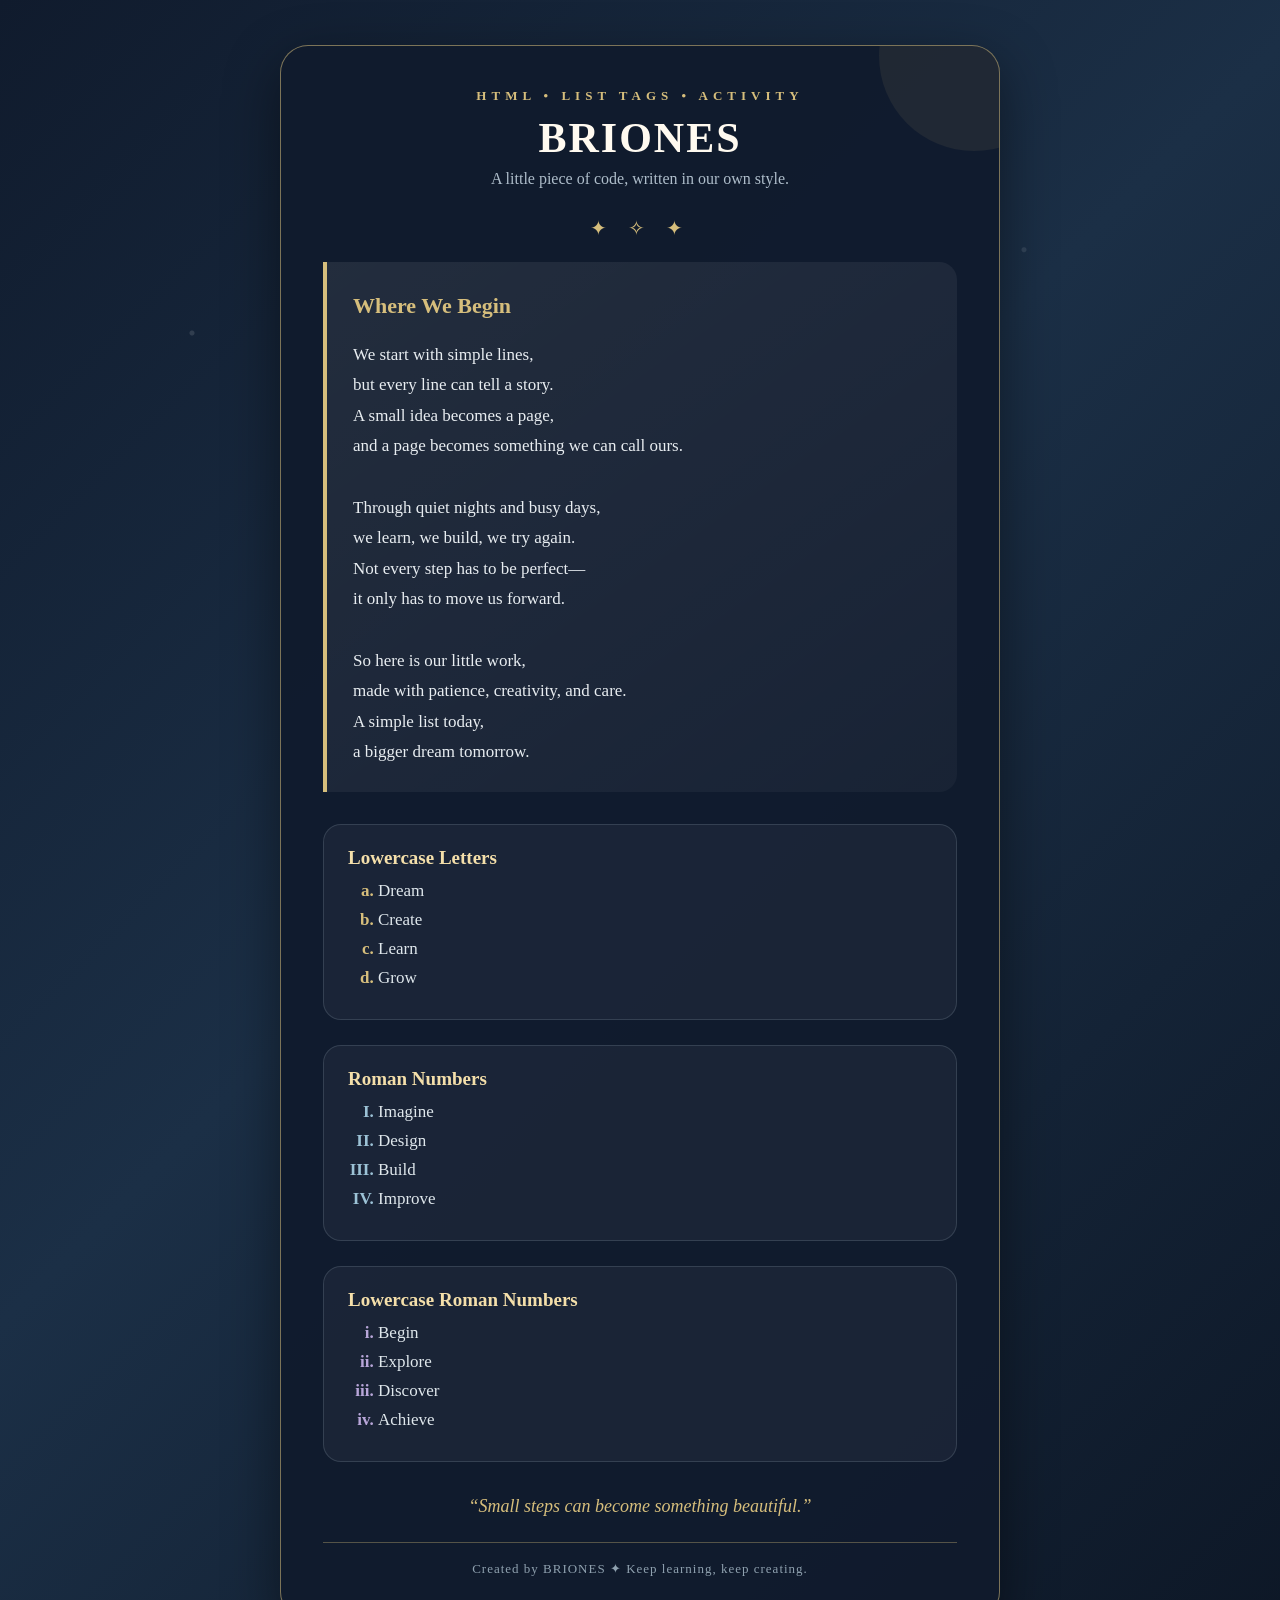
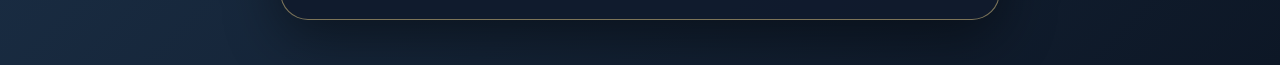
<file: portfolio/exercises/EXE10_BRIONES.html>
<!DOCTYPE html>
<html>
<head>
    <title>BRIONES | List Tags</title>

    <style>
        * {
            box-sizing: border-box;
        }

        body {
            margin: 0;
            min-height: 100vh;
            font-family: Georgia, "Times New Roman", serif;
            background:
                radial-gradient(circle at 15% 20%, rgba(255,255,255,.12) 0 2px, transparent 3px),
                radial-gradient(circle at 80% 15%, rgba(255,255,255,.10) 0 2px, transparent 3px),
                linear-gradient(135deg, #101b2d, #1b2f46 45%, #0d1726);
            color: #eef4f7;
            padding: 45px 18px;
        }

        .box {
            width: 720px;
            max-width: 94%;
            margin: auto;
            padding: 42px;
            background: rgba(16, 27, 45, .94);
            border: 1px solid rgba(214, 190, 124, .55);
            border-radius: 28px;
            box-shadow: 0 18px 55px rgba(0,0,0,.45);
            position: relative;
            overflow: hidden;
        }

        .box::before {
            content: "";
            position: absolute;
            width: 190px;
            height: 190px;
            border-radius: 50%;
            background: rgba(214,190,124,.08);
            top: -85px;
            right: -70px;
        }

        .tag {
            text-align: center;
            letter-spacing: 5px;
            color: #d6be7c;
            font-size: 13px;
            font-weight: bold;
        }

        h1 {
            text-align: center;
            color: #fffaf0;
            font-size: 42px;
            margin: 10px 0 8px;
            letter-spacing: 2px;
        }

        .subtitle {
            text-align: center;
            color: #aebdca;
            font-size: 16px;
            margin-bottom: 28px;
        }

        .poem {
            background: linear-gradient(145deg, rgba(255,255,255,.08), rgba(255,255,255,.035));
            border-left: 4px solid #d6be7c;
            padding: 24px 26px;
            border-radius: 0 18px 18px 0;
            line-height: 1.8;
            color: #e8edf1;
            font-size: 17px;
            margin-bottom: 32px;
        }

        .poem-title {
            color: #d6be7c;
            font-size: 22px;
            margin: 0 0 14px;
            font-weight: bold;
        }

        .section {
            margin-top: 25px;
            padding: 22px 24px;
            background: rgba(255,255,255,.045);
            border: 1px solid rgba(174,189,202,.18);
            border-radius: 18px;
        }

        h2 {
            color: #f4dfaa;
            font-size: 19px;
            margin: 0 0 12px;
        }

        ol {
            margin: 0;
            padding-left: 30px;
        }

        li {
            font-size: 17px;
            margin: 9px 0;
            color: #dfe7ec;
        }

        .lowercase li::marker {
            color: #d6be7c;
            font-weight: bold;
        }

        .roman li::marker {
            color: #9cc2d6;
            font-weight: bold;
        }

        .lowerroman li::marker {
            color: #b8a6d9;
            font-weight: bold;
        }

        .signature {
            text-align: center;
            margin-top: 34px;
            color: #d6be7c;
            font-style: italic;
            font-size: 18px;
        }

        .footer {
            text-align: center;
            margin-top: 25px;
            padding-top: 18px;
            border-top: 1px solid rgba(214,190,124,.35);
            color: #8fa1af;
            font-size: 13px;
            letter-spacing: 1px;
        }

        .sparkles {
            text-align: center;
            color: #d6be7c;
            font-size: 20px;
            letter-spacing: 8px;
            margin: 5px 0 22px;
        }

        @media (max-width: 600px) {
            .box {
                padding: 28px 20px;
            }

            h1 {
                font-size: 32px;
            }

            .poem {
                font-size: 15px;
            }
        }
    </style>
</head>

<body>
    <div class="box">

        <div class="tag">HTML • LIST TAGS • ACTIVITY</div>
        <h1>BRIONES</h1>
        <div class="subtitle">A little piece of code, written in our own style.</div>

        <div class="sparkles">✦ ✧ ✦</div>

        <div class="poem">
            <div class="poem-title">Where We Begin</div>

            We start with simple lines,<br>
            but every line can tell a story.<br>
            A small idea becomes a page,<br>
            and a page becomes something we can call ours.<br><br>

            Through quiet nights and busy days,<br>
            we learn, we build, we try again.<br>
            Not every step has to be perfect—<br>
            it only has to move us forward.<br><br>

            So here is our little work,<br>
            made with patience, creativity, and care.<br>
            A simple list today,<br>
            a bigger dream tomorrow.
        </div>

        <div class="section">
            <h2>Lowercase Letters</h2>
            <ol type="a" class="lowercase">
                <li>Dream</li>
                <li>Create</li>
                <li>Learn</li>
                <li>Grow</li>
            </ol>
        </div>

        <div class="section">
            <h2>Roman Numbers</h2>
            <ol type="I" class="roman">
                <li>Imagine</li>
                <li>Design</li>
                <li>Build</li>
                <li>Improve</li>
            </ol>
        </div>

        <div class="section">
            <h2>Lowercase Roman Numbers</h2>
            <ol type="i" class="lowerroman">
                <li>Begin</li>
                <li>Explore</li>
                <li>Discover</li>
                <li>Achieve</li>
            </ol>
        </div>

        <div class="signature">“Small steps can become something beautiful.”</div>

        <div class="footer">Created by BRIONES ✦ Keep learning, keep creating.</div>

    </div>
</body>
</html>
</file>
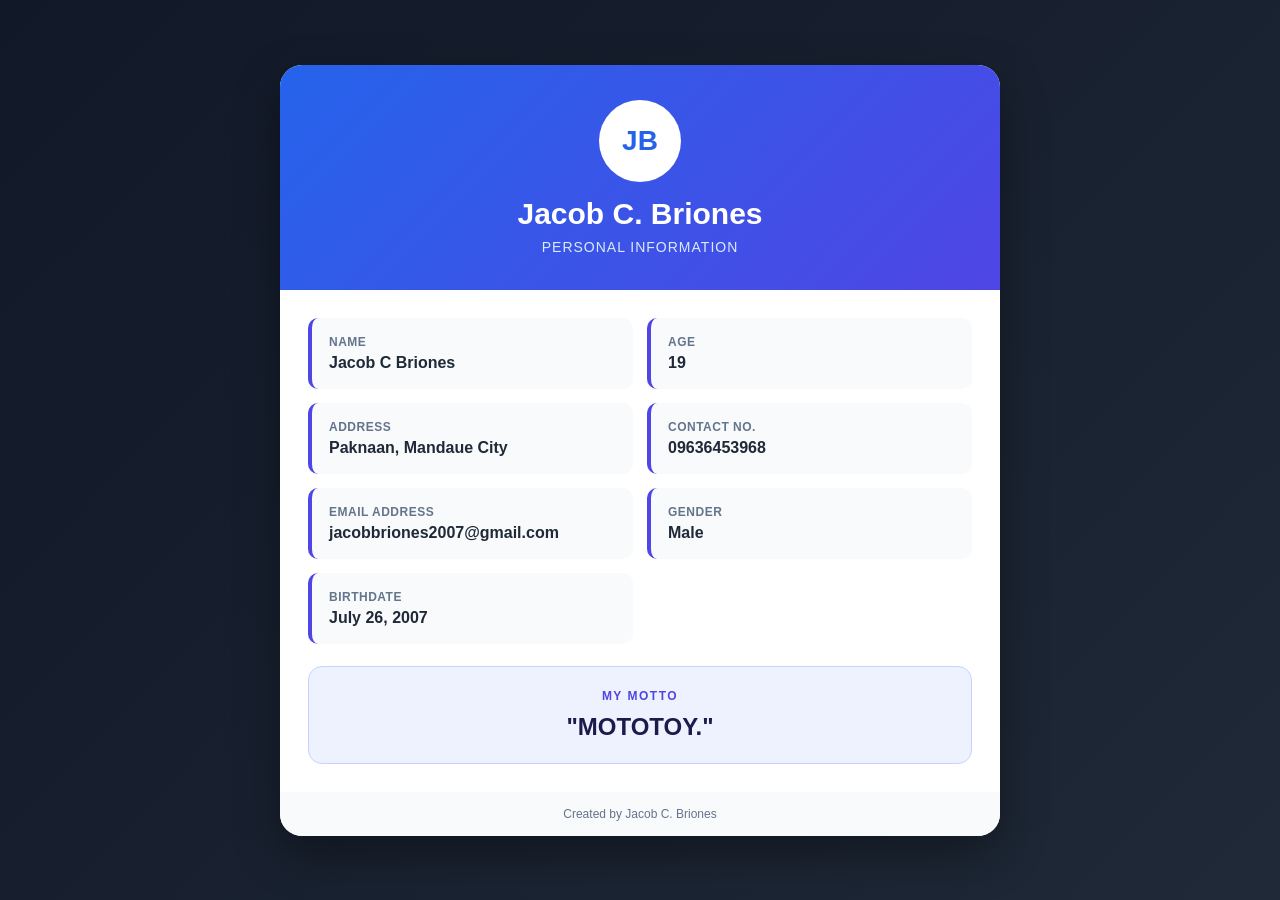
<file: portfolio/exercises/EXE2_BRIONES.html>
<!DOCTYPE html>
<html lang="en">
<head>
<meta charset="UTF-8">
<meta name="viewport" content="width=device-width, initial-scale=1.0">
<title>My Personal Details - Jacob C. Briones</title>
<style>
    * { box-sizing: border-box; }
    body {
        margin: 0;
        font-family: Arial, Helvetica, sans-serif;
        background: linear-gradient(135deg, #111827, #1f2937);
        color: #f9fafb;
        min-height: 100vh;
        display: flex;
        align-items: center;
        justify-content: center;
        padding: 30px 15px;
    }
    .card {
        width: 100%;
        max-width: 720px;
        background: #ffffff;
        color: #1f2937;
        border-radius: 22px;
        overflow: hidden;
        box-shadow: 0 18px 45px rgba(0,0,0,.35);
    }
    .header {
        background: linear-gradient(135deg, #2563eb, #4f46e5);
        padding: 35px 30px;
        text-align: center;
    }
    .avatar {
        width: 82px;
        height: 82px;
        margin: 0 auto 15px;
        border-radius: 50%;
        background: #fff;
        color: #2563eb;
        display: flex;
        align-items: center;
        justify-content: center;
        font-size: 28px;
        font-weight: 800;
        border: 4px solid rgba(255,255,255,.65);
    }
    h1 {
        margin: 0;
        font-size: 30px;
        color: #fff;
    }
    .subtitle {
        margin: 8px 0 0;
        color: #dbeafe;
        font-size: 14px;
        letter-spacing: 1px;
        text-transform: uppercase;
    }
    .content { padding: 28px; }
    .info {
        display: grid;
        grid-template-columns: 1fr 1fr;
        gap: 14px;
    }
    .item {
        padding: 17px;
        background: #f8fafc;
        border-left: 4px solid #4f46e5;
        border-radius: 10px;
    }
    .label {
        display: block;
        font-size: 12px;
        color: #64748b;
        font-weight: bold;
        text-transform: uppercase;
        margin-bottom: 5px;
        letter-spacing: .5px;
    }
    .value {
        font-size: 16px;
        font-weight: 600;
        word-break: break-word;
    }
    .motto {
        margin-top: 22px;
        padding: 22px;
        text-align: center;
        border-radius: 14px;
        background: #eef2ff;
        border: 1px solid #c7d2fe;
    }
    .motto-title {
        color: #4f46e5;
        font-size: 12px;
        font-weight: 800;
        text-transform: uppercase;
        letter-spacing: 1.5px;
    }
    .motto p {
        margin: 10px 0 0;
        font-size: 24px;
        font-weight: 800;
        color: #1e1b4b;
    }
    .footer {
        text-align: center;
        padding: 15px;
        font-size: 12px;
        color: #64748b;
        background: #f8fafc;
    }
    @media (max-width: 600px) {
        .info { grid-template-columns: 1fr; }
        h1 { font-size: 25px; }
        .content { padding: 20px; }
    }
</style>
</head>
<body>
<div class="card">
    <div class="header">
        <div class="avatar">JB</div>
        <h1>Jacob C. Briones</h1>
        <div class="subtitle">Personal Information</div>
    </div>

    <div class="content">
        <div class="info">
            <div class="item"><span class="label">Name</span><span class="value">Jacob C Briones</span></div>
            <div class="item"><span class="label">Age</span><span class="value">19</span></div>
            <div class="item"><span class="label">Address</span><span class="value">Paknaan, Mandaue City</span></div>
            <div class="item"><span class="label">Contact No.</span><span class="value">09636453968</span></div>
            <div class="item"><span class="label">Email Address</span><span class="value">jacobbriones2007@gmail.com</span></div>
            <div class="item"><span class="label">Gender</span><span class="value">Male</span></div>
            <div class="item"><span class="label">Birthdate</span><span class="value">July 26, 2007</span></div>
        </div>

        <div class="motto">
            <div class="motto-title">My Motto</div>
            <p>"MOTOTOY."</p>
        </div>
    </div>

    <div class="footer">Created by Jacob C. Briones</div>
</div>
</body>
</html>
</file>
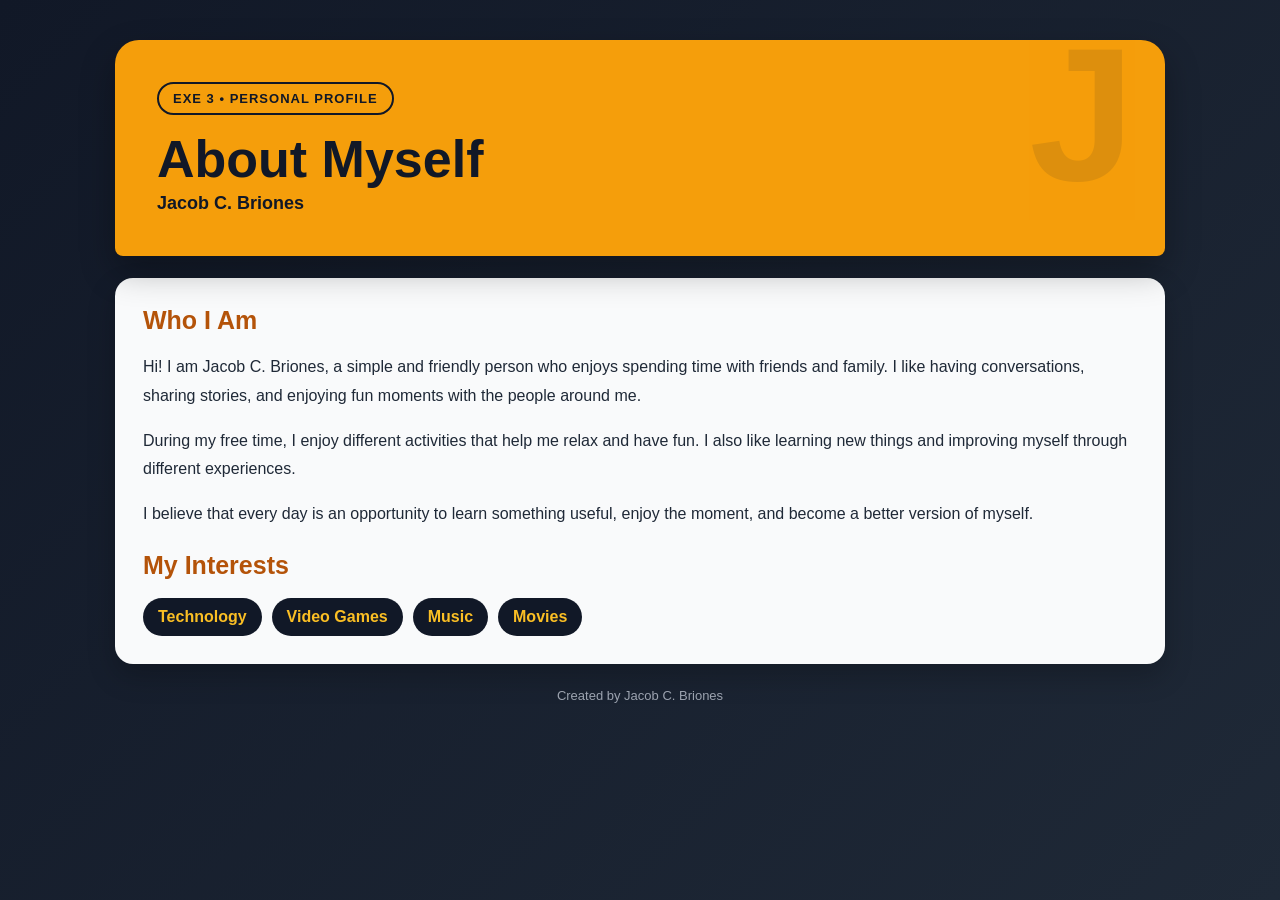
<file: portfolio/exercises/EXE3_BRIONES.html>
<!DOCTYPE html>
<html lang="en">
<head>
<meta charset="UTF-8">
<meta name="viewport" content="width=device-width, initial-scale=1.0">
<title>About Myself - Jacob Briones</title>
<style>
    * { box-sizing: border-box; }

    body {
        margin: 0;
        min-height: 100vh;
        font-family: Arial, sans-serif;
        background: linear-gradient(135deg, #111827, #1f2937);
        color: #f3f4f6;
        padding: 40px 20px;
    }

    .wrapper {
        max-width: 1050px;
        margin: auto;
    }

    .hero {
        background: #f59e0b;
        color: #111827;
        padding: 42px;
        border-radius: 24px 24px 8px 8px;
        position: relative;
        overflow: hidden;
        box-shadow: 0 15px 35px rgba(0,0,0,.3);
    }

    .hero::after {
        content: "J";
        position: absolute;
        right: 30px;
        top: -35px;
        font-size: 190px;
        font-weight: 900;
        opacity: .10;
    }

    .tag {
        display: inline-block;
        padding: 7px 14px;
        border: 2px solid #111827;
        border-radius: 30px;
        font-size: 13px;
        font-weight: bold;
        letter-spacing: 1px;
    }

    h1 {
        margin: 18px 0 8px;
        font-size: 52px;
        line-height: 1;
    }

    .subtitle {
        margin: 0;
        font-size: 18px;
        font-weight: bold;
    }

    .content {
        display: block;
        margin-top: 22px;
    }

    .card {
        background: #f9fafb;
        color: #1f2937;
        border-radius: 18px;
        padding: 28px;
        box-shadow: 0 12px 28px rgba(0,0,0,.22);
    }

    .card h2 {
        margin: 0 0 18px;
        color: #b45309;
        font-size: 25px;
    }

    .about p {
        line-height: 1.8;
        margin: 0 0 16px;
    }

    .info {
        display: grid;
        gap: 12px;
    }

    .info-row {
        padding: 13px 15px;
        background: #f3f4f6;
        border-left: 4px solid #f59e0b;
        border-radius: 8px;
    }

    .label {
        display: block;
        font-size: 12px;
        text-transform: uppercase;
        letter-spacing: 1px;
        color: #6b7280;
        margin-bottom: 3px;
        font-weight: bold;
    }

    .value {
        font-weight: bold;
        word-break: break-word;
    }

    .motto {
        margin-top: 22px;
        background: #111827;
        color: #fff;
        border-radius: 16px;
        padding: 25px;
        text-align: center;
    }

    .motto small {
        display: block;
        color: #f59e0b;
        text-transform: uppercase;
        letter-spacing: 2px;
        margin-bottom: 8px;
        font-weight: bold;
    }

    .motto strong {
        font-size: 24px;
    }

    .hobbies {
        margin-top: 22px;
    }

    .hobby-list {
        display: flex;
        flex-wrap: wrap;
        gap: 10px;
    }

    .hobby {
        background: #111827;
        color: #fbbf24;
        padding: 10px 15px;
        border-radius: 30px;
        font-weight: bold;
    }

    footer {
        text-align: center;
        margin-top: 24px;
        color: #9ca3af;
        font-size: 13px;
    }

    @media (max-width: 760px) {
        body { padding: 20px 14px; }
        h1 { font-size: 38px; }

        .hero { padding: 30px 24px; }
    }
</style>
</head>

<body>
<div class="wrapper">

    <header class="hero">
        <span class="tag">EXE 3 • PERSONAL PROFILE</span>
        <h1>About Myself</h1>
        <p class="subtitle">Jacob C. Briones</p>
    </header>

    <main class="content">

        <section class="card about">
            <h2>Who I Am</h2>
            <p>
                Hi! I am Jacob C. Briones, a simple and friendly person who enjoys
                spending time with friends and family. I like having conversations,
                sharing stories, and enjoying fun moments with the people around me.
            </p>
            <p>
                During my free time, I enjoy different activities that help me relax
                and have fun. I also like learning new things and improving myself
                through different experiences.
            </p>
            <p>
                I believe that every day is an opportunity to learn something useful,
                enjoy the moment, and become a better version of myself.
            </p>

            <div class="hobbies">
                <h2>My Interests</h2>
                <div class="hobby-list">
                    <span class="hobby">Technology</span>
                    <span class="hobby">Video Games</span>
                    <span class="hobby">Music</span>
                    <span class="hobby">Movies</span>
                </div>
            </div>
        </section>



    </main>

    <footer>Created by Jacob C. Briones</footer>
</div>
</body>
</html>
</file>
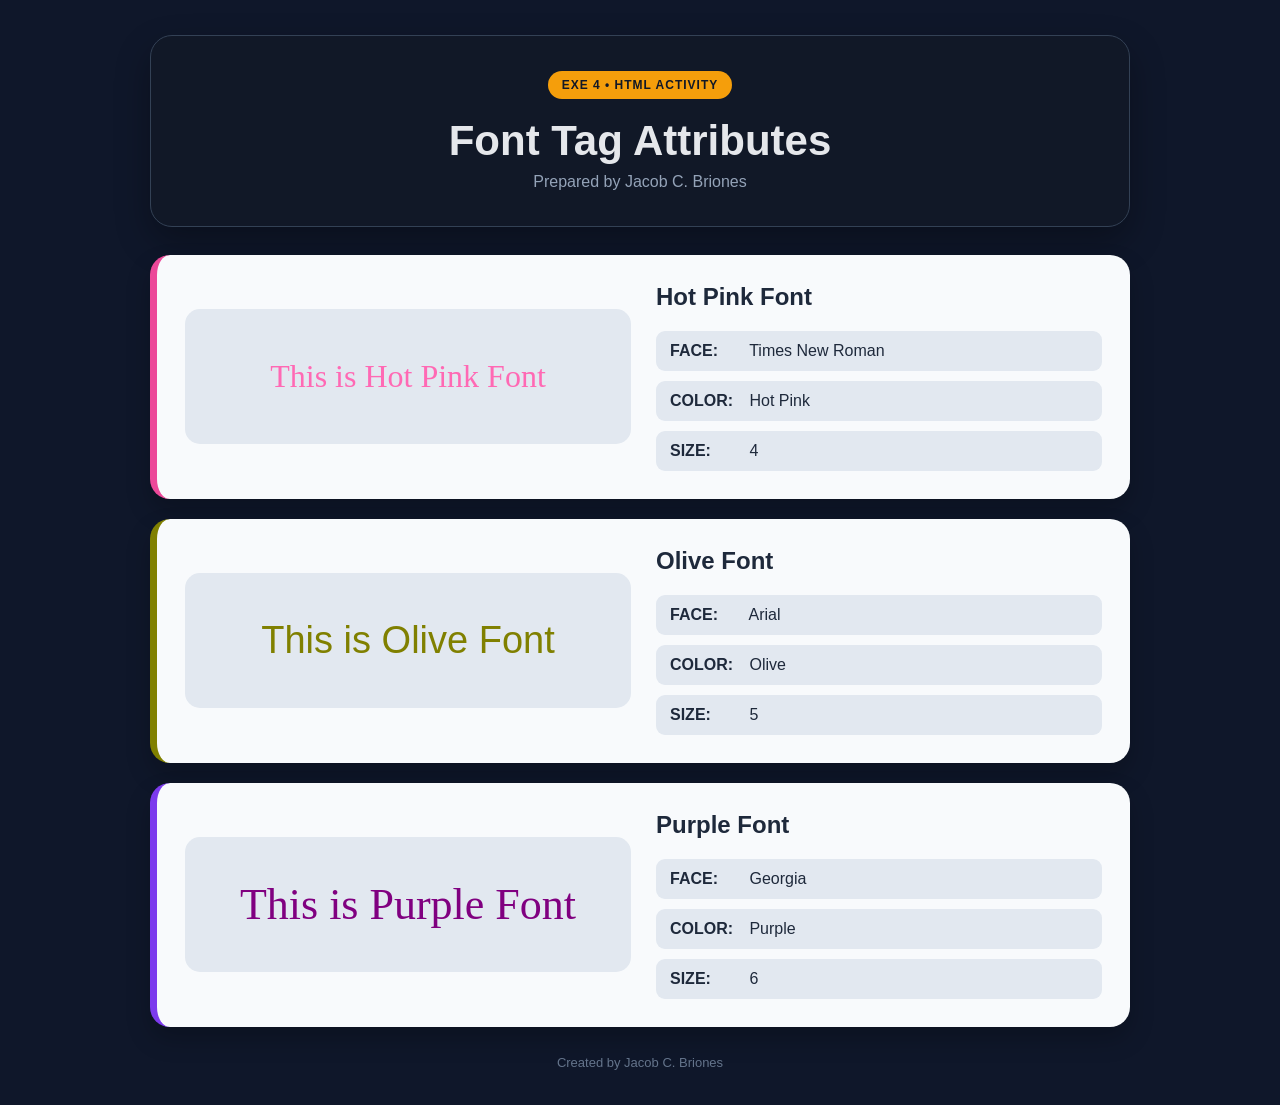
<file: portfolio/exercises/EXE4_BRIONES.html>
<!DOCTYPE html>
<html lang="en">
<head>
<meta charset="UTF-8">
<meta name="viewport" content="width=device-width, initial-scale=1.0">
<title>Font Tag Attributes - Jacob Briones</title>
<style>
    * { box-sizing: border-box; }

    body {
        margin: 0;
        min-height: 100vh;
        padding: 35px 18px;
        font-family: Arial, sans-serif;
        background: #0f172a;
        color: #e5e7eb;
    }

    .container {
        max-width: 980px;
        margin: auto;
    }

    header {
        text-align: center;
        padding: 35px 20px;
        margin-bottom: 28px;
        border: 1px solid #334155;
        border-radius: 22px;
        background: #111827;
        box-shadow: 0 15px 35px rgba(0,0,0,.3);
    }

    .badge {
        display: inline-block;
        padding: 7px 14px;
        border-radius: 20px;
        background: #f59e0b;
        color: #111827;
        font-size: 12px;
        font-weight: bold;
        letter-spacing: 1px;
    }

    h1 {
        margin: 18px 0 8px;
        font-size: 42px;
    }

    .subtitle {
        margin: 0;
        color: #94a3b8;
    }

    .font-card {
        background: #f8fafc;
        color: #1e293b;
        border-radius: 20px;
        margin: 20px 0;
        padding: 28px;
        display: grid;
        grid-template-columns: 1fr 1fr;
        gap: 25px;
        align-items: center;
        border-left: 7px solid;
        box-shadow: 0 12px 25px rgba(0,0,0,.22);
    }

    .hotpink { border-left-color: #ec4899; }
    .olive { border-left-color: olive; }
    .purple { border-left-color: #7c3aed; }

    .preview {
        min-height: 135px;
        display: flex;
        align-items: center;
        justify-content: center;
        padding: 20px;
        border-radius: 15px;
        background: #e2e8f0;
        text-align: center;
    }

    .pink-text {
        font-family: "Times New Roman", serif;
        font-size: 32px;
        color: hotpink;
    }

    .olive-text {
        font-family: Arial, sans-serif;
        font-size: 38px;
        color: olive;
    }

    .purple-text {
        font-family: Georgia, serif;
        font-size: 44px;
        color: purple;
    }

    h2 {
        margin-top: 0;
        font-size: 24px;
    }

    .details {
        display: grid;
        gap: 10px;
    }

    .detail {
        background: #e2e8f0;
        padding: 11px 14px;
        border-radius: 9px;
    }

    .detail b {
        display: inline-block;
        width: 75px;
    }

    footer {
        text-align: center;
        color: #64748b;
        margin-top: 28px;
        font-size: 13px;
    }

    @media (max-width: 700px) {
        .font-card { grid-template-columns: 1fr; }
        h1 { font-size: 32px; }
    }
</style>
</head>

<body>
<div class="container">

    <header>
        <span class="badge">EXE 4 • HTML ACTIVITY</span>
        <h1>Font Tag Attributes</h1>
        <p class="subtitle">Prepared by Jacob C. Briones</p>
    </header>

    <section class="font-card hotpink">
        <div class="preview">
            <span class="pink-text">This is Hot Pink Font</span>
        </div>
        <div>
            <h2>Hot Pink Font</h2>
            <div class="details">
                <div class="detail"><b>FACE:</b> Times New Roman</div>
                <div class="detail"><b>COLOR:</b> Hot Pink</div>
                <div class="detail"><b>SIZE:</b> 4</div>
            </div>
        </div>
    </section>

    <section class="font-card olive">
        <div class="preview">
            <span class="olive-text">This is Olive Font</span>
        </div>
        <div>
            <h2>Olive Font</h2>
            <div class="details">
                <div class="detail"><b>FACE:</b> Arial</div>
                <div class="detail"><b>COLOR:</b> Olive</div>
                <div class="detail"><b>SIZE:</b> 5</div>
            </div>
        </div>
    </section>

    <section class="font-card purple">
        <div class="preview">
            <span class="purple-text">This is Purple Font</span>
        </div>
        <div>
            <h2>Purple Font</h2>
            <div class="details">
                <div class="detail"><b>FACE:</b> Georgia</div>
                <div class="detail"><b>COLOR:</b> Purple</div>
                <div class="detail"><b>SIZE:</b> 6</div>
            </div>
        </div>
    </section>

    <footer>Created by Jacob C. Briones</footer>

</div>
</body>
</html>
</file>
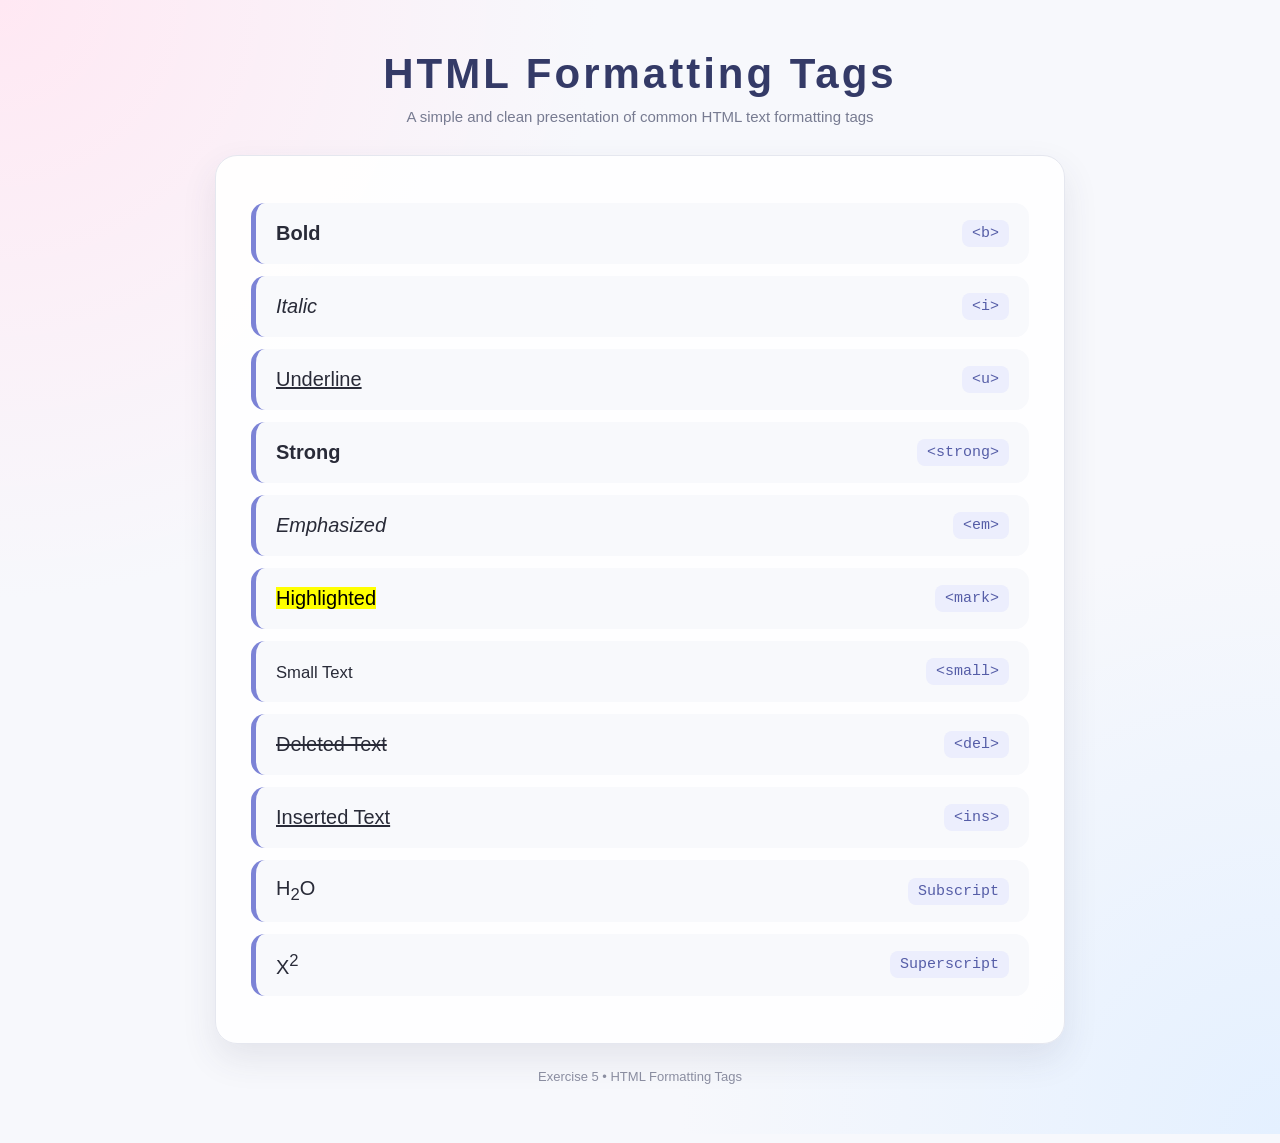
<file: portfolio/exercises/EXE5_BRIONES.html>
<!DOCTYPE html>
<html>
<head>
    <title>Exercise 5 - Formatting Tags</title>
    <style>
        * {
            box-sizing: border-box;
        }

        body {
            margin: 0;
            min-height: 100vh;
            padding: 50px 20px;
            font-family: Arial, Helvetica, sans-serif;
            background:
                radial-gradient(circle at top left, #ffe8f3 0, transparent 35%),
                radial-gradient(circle at bottom right, #e4f0ff 0, transparent 35%),
                #f7f8fc;
            color: #292b38;
        }

        .page {
            max-width: 850px;
            margin: auto;
        }

        .title {
            text-align: center;
            margin-bottom: 30px;
        }

        .title h1 {
            margin: 0;
            font-size: 42px;
            letter-spacing: 3px;
            color: #343a67;
        }

        .title p {
            margin-top: 10px;
            color: #777b91;
            font-size: 15px;
        }

        .card {
            background: rgba(255, 255, 255, 0.92);
            border: 1px solid #e5e7ef;
            border-radius: 22px;
            padding: 35px;
            box-shadow: 0 15px 35px rgba(55, 60, 90, 0.10);
        }

        .tag {
            display: flex;
            align-items: center;
            justify-content: space-between;
            gap: 20px;
            padding: 17px 20px;
            margin: 12px 0;
            border-radius: 14px;
            background: #f8f9fc;
            border-left: 5px solid #7c83d6;
        }

        .example {
            font-size: 20px;
        }

        code {
            background: #eceefd;
            color: #555da7;
            padding: 5px 10px;
            border-radius: 8px;
            font-size: 15px;
        }

        .footer {
            text-align: center;
            margin-top: 25px;
            color: #8a8da0;
            font-size: 13px;
        }

        @media (max-width: 600px) {
            .title h1 {
                font-size: 30px;
            }

            .card {
                padding: 22px;
            }

            .tag {
                flex-direction: column;
                align-items: flex-start;
                gap: 8px;
            }
        }
    </style>
</head>

<body>
    <div class="page">

        <div class="title">
            <h1>HTML Formatting Tags</h1>
            <p>A simple and clean presentation of common HTML text formatting tags</p>
        </div>

        <div class="card">

            <div class="tag">
                <span class="example"><b>Bold</b></span>
                <code>&lt;b&gt;</code>
            </div>

            <div class="tag">
                <span class="example"><i>Italic</i></span>
                <code>&lt;i&gt;</code>
            </div>

            <div class="tag">
                <span class="example"><u>Underline</u></span>
                <code>&lt;u&gt;</code>
            </div>

            <div class="tag">
                <span class="example"><strong>Strong</strong></span>
                <code>&lt;strong&gt;</code>
            </div>

            <div class="tag">
                <span class="example"><em>Emphasized</em></span>
                <code>&lt;em&gt;</code>
            </div>

            <div class="tag">
                <span class="example"><mark>Highlighted</mark></span>
                <code>&lt;mark&gt;</code>
            </div>

            <div class="tag">
                <span class="example"><small>Small Text</small></span>
                <code>&lt;small&gt;</code>
            </div>

            <div class="tag">
                <span class="example"><del>Deleted Text</del></span>
                <code>&lt;del&gt;</code>
            </div>

            <div class="tag">
                <span class="example"><ins>Inserted Text</ins></span>
                <code>&lt;ins&gt;</code>
            </div>

            <div class="tag">
                <span class="example">H<sub>2</sub>O</span>
                <code>Subscript</code>
            </div>

            <div class="tag">
                <span class="example">X<sup>2</sup></span>
                <code>Superscript</code>
            </div>

        </div>

        <div class="footer">
            Exercise 5 • HTML Formatting Tags
        </div>
    </div>
</body>
</html>
</file>
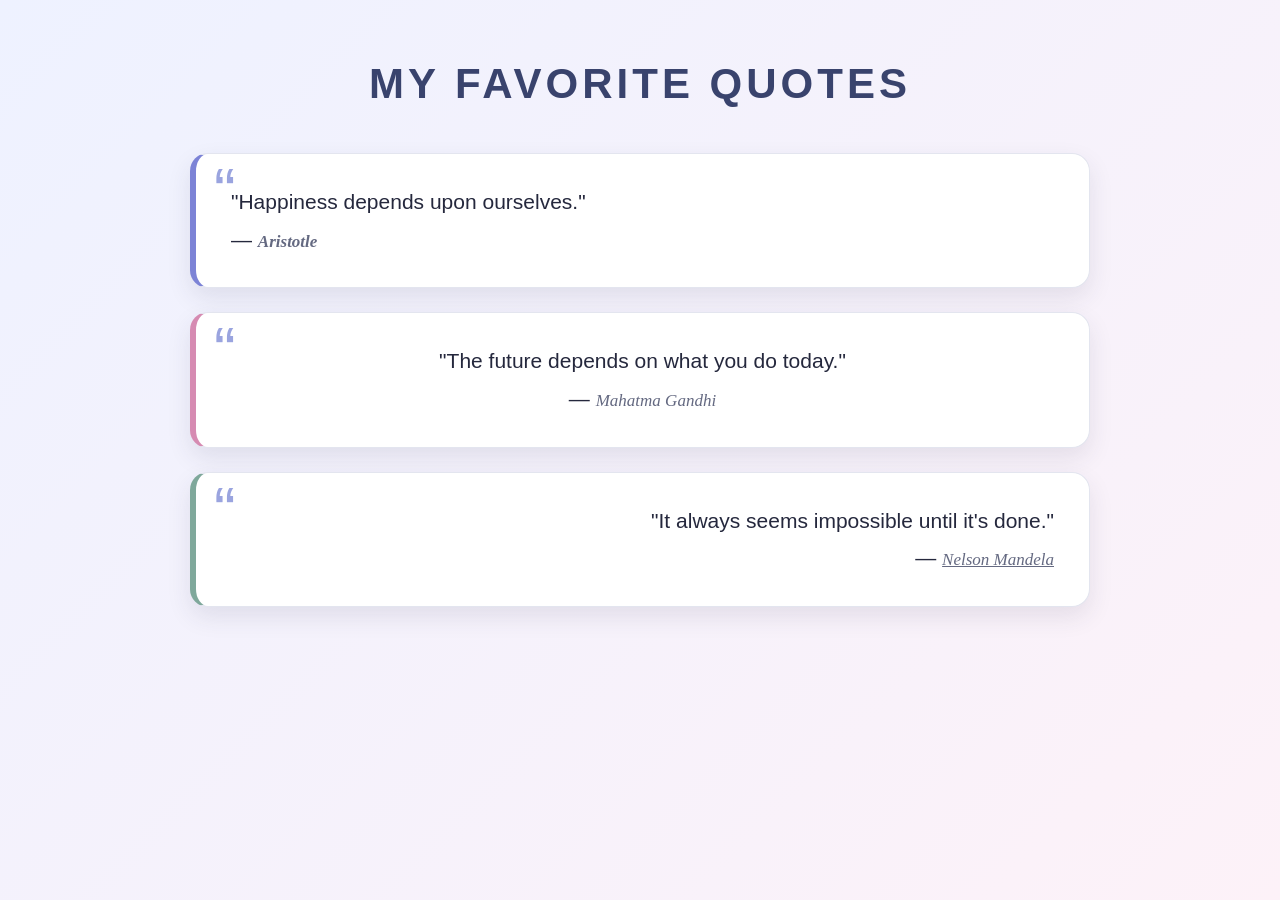
<file: portfolio/exercises/EXE6_BRIONES.html>
<!DOCTYPE html>
<html>
<head>
    <title>My Favorite Quotes</title>
    <style>
        * {
            box-sizing: border-box;
        }

        body {
            margin: 0;
            min-height: 100vh;
            padding: 50px 20px;
            font-family: Arial, Helvetica, sans-serif;
            background: linear-gradient(135deg, #eef2ff, #fdf2f8);
            color: #25283d;
        }

        .container {
            max-width: 900px;
            margin: auto;
        }

        h1 {
            text-align: center;
            margin: 10px 0 45px;
            font-size: 42px;
            letter-spacing: 4px;
            color: #39436d;
        }

        .quote {
            position: relative;
            padding: 30px 35px;
            margin: 24px 0;
            background: white;
            border-radius: 18px;
            border: 1px solid #e3e5ef;
            box-shadow: 0 10px 25px rgba(45, 50, 80, 0.10);
            font-size: 21px;
            line-height: 1.7;
            transition: transform 0.2s ease;
        }

        .quote:hover {
            transform: translateY(-4px);
        }

        .quote::before {
            content: "“";
            position: absolute;
            top: 5px;
            left: 18px;
            font-size: 65px;
            color: #9aa4df;
            line-height: 1;
        }

        .quote1 {
            border-left: 6px solid #7c83d6;
            text-align: left;
        }

        .quote2 {
            border-left: 6px solid #d68bb2;
            text-align: center;
        }

        .quote3 {
            border-left: 6px solid #7fa89b;
            text-align: right;
        }

        .author {
            display: inline-block;
            margin-top: 8px;
            color: #646981;
            font-family: Georgia, serif;
            font-style: italic;
            font-size: 17px;
        }

        @media (max-width: 600px) {
            body {
                padding: 30px 15px;
            }

            h1 {
                font-size: 30px;
            }

            .quote {
                padding: 25px;
                font-size: 18px;
            }
        }
    </style>
</head>

<body>
    <div class="container">
        <h1>MY FAVORITE QUOTES</h1>

        <div class="quote quote1">
            "Happiness depends upon ourselves."
            <br>
            — <span class="author"><b>Aristotle</b></span>
        </div>

        <div class="quote quote2">
            "The future depends on what you do today."
            <br>
            — <span class="author"><i>Mahatma Gandhi</i></span>
        </div>

        <div class="quote quote3">
            "It always seems impossible until it's done."
            <br>
            — <span class="author"><u>Nelson Mandela</u></span>
        </div>
    </div>
</body>
</html>
</file>
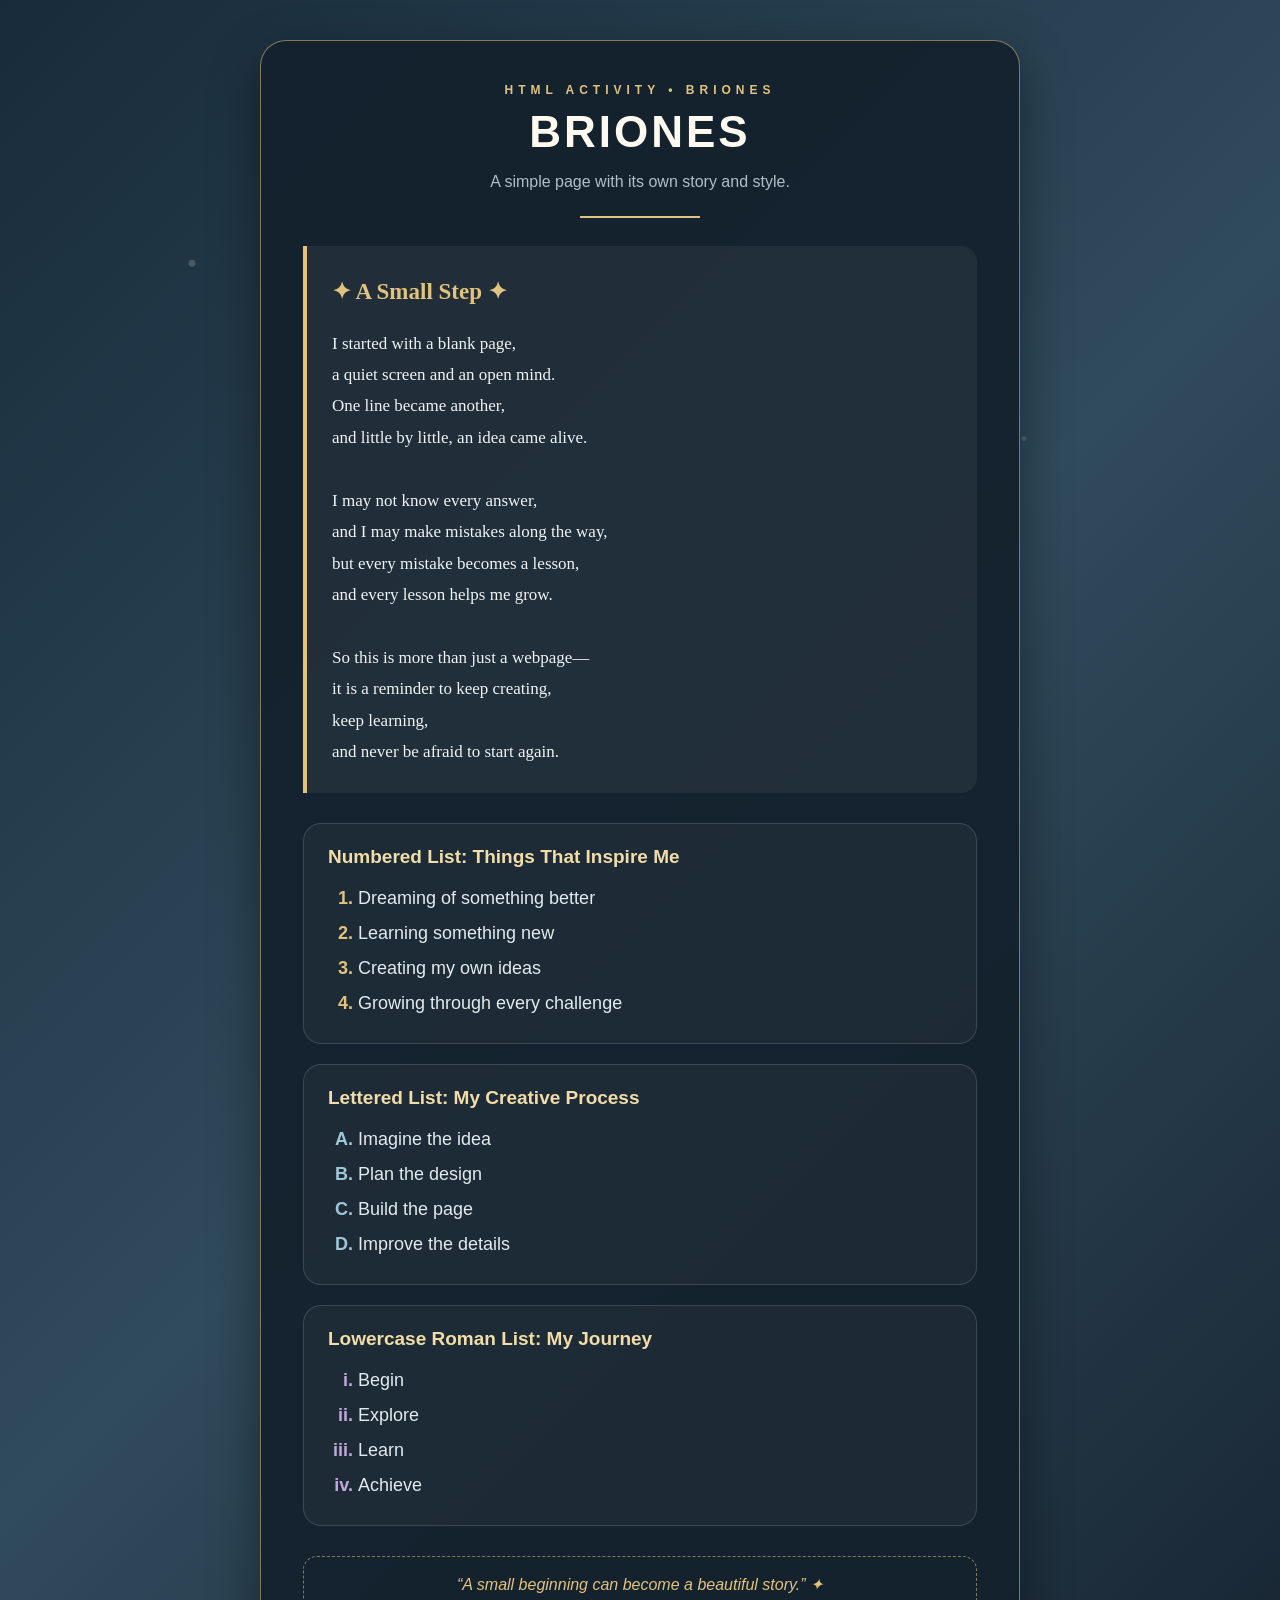
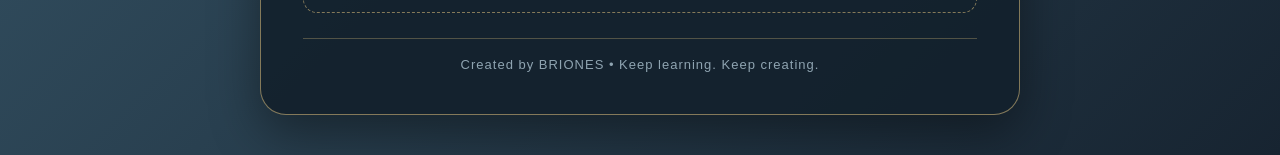
<file: portfolio/exercises/EXE9_BRIONES.html>
<!DOCTYPE html>
<html lang="en">
<head>
    <meta charset="UTF-8">
    <meta name="viewport" content="width=device-width, initial-scale=1.0">
    <title>BRIONES | A Little Piece of Us</title>

    <style>
        * {
            box-sizing: border-box;
        }

        body {
            margin: 0;
            min-height: 100vh;
            padding: 40px 16px;
            font-family: "Trebuchet MS", Arial, sans-serif;
            background:
                radial-gradient(circle at 15% 15%, rgba(255,255,255,.18) 0 3px, transparent 4px),
                radial-gradient(circle at 80% 25%, rgba(255,255,255,.14) 0 2px, transparent 3px),
                linear-gradient(135deg, #182b3a, #304b5c 50%, #172431);
            color: #eef3f5;
        }

        .card {
            max-width: 760px;
            margin: auto;
            padding: 42px;
            background: rgba(20, 33, 45, .94);
            border: 1px solid rgba(225, 194, 126, .55);
            border-radius: 26px;
            box-shadow: 0 18px 50px rgba(0,0,0,.4);
        }

        .label {
            text-align: center;
            color: #e1c27e;
            font-size: 12px;
            letter-spacing: 5px;
            font-weight: bold;
        }

        h1 {
            margin: 10px 0 6px;
            text-align: center;
            color: #fffaf0;
            font-size: 44px;
            letter-spacing: 3px;
        }

        .subtitle {
            text-align: center;
            color: #aebfca;
            font-size: 16px;
            margin-bottom: 25px;
        }

        .divider {
            width: 120px;
            height: 2px;
            margin: 0 auto 28px;
            background: #e1c27e;
        }

        .poem {
            padding: 25px;
            margin-bottom: 30px;
            border-left: 4px solid #e1c27e;
            border-radius: 0 16px 16px 0;
            background: rgba(255,255,255,.055);
            line-height: 1.85;
            font-family: Georgia, serif;
            font-size: 17px;
        }

        .poem h2 {
            margin: 0 0 14px;
            color: #e1c27e;
            font-size: 23px;
        }

        .section {
            margin-top: 20px;
            padding: 22px 24px;
            border: 1px solid rgba(174, 191, 202, .2);
            border-radius: 18px;
            background: rgba(255,255,255,.04);
        }

        h2 {
            color: #f2dda8;
            margin: 0 0 13px;
            font-size: 19px;
        }

        ol {
            padding-left: 30px;
            margin: 0;
        }

        li {
            padding: 7px 0;
            font-size: 18px;
            color: #e2eaee;
            transition: transform .2s ease;
        }

        li:hover {
            transform: translateX(6px);
        }

        .first li::marker {
            color: #e1c27e;
            font-weight: bold;
        }

        .second li::marker {
            color: #9fc7d8;
            font-weight: bold;
        }

        .third li::marker {
            color: #c0a8d9;
            font-weight: bold;
        }

        .quote {
            margin-top: 30px;
            padding: 18px;
            text-align: center;
            border: 1px dashed rgba(225,194,126,.55);
            border-radius: 14px;
            color: #e1c27e;
            font-style: italic;
        }

        .footer {
            margin-top: 25px;
            padding-top: 18px;
            text-align: center;
            border-top: 1px solid rgba(225,194,126,.3);
            color: #8fa4b1;
            font-size: 13px;
            letter-spacing: 1px;
        }

        @media (max-width: 600px) {
            .card {
                padding: 27px 20px;
            }

            h1 {
                font-size: 34px;
            }

            .poem {
                font-size: 15px;
            }

            li {
                font-size: 16px;
            }
        }
    </style>
</head>

<body>

    <main class="card">

        <div class="label">HTML ACTIVITY • BRIONES</div>
        <h1>BRIONES</h1>
        <p class="subtitle">A simple page with its own story and style.</p>

        <div class="divider"></div>

        <section class="poem">
            <h2>✦ A Small Step ✦</h2>

            I started with a blank page,<br>
            a quiet screen and an open mind.<br>
            One line became another,<br>
            and little by little, an idea came alive.<br><br>

            I may not know every answer,<br>
            and I may make mistakes along the way,<br>
            but every mistake becomes a lesson,<br>
            and every lesson helps me grow.<br><br>

            So this is more than just a webpage—<br>
            it is a reminder to keep creating,<br>
            keep learning,<br>
            and never be afraid to start again.
        </section>

        <section class="section">
            <h2>Numbered List: Things That Inspire Me</h2>
            <ol class="first">
                <li>Dreaming of something better</li>
                <li>Learning something new</li>
                <li>Creating my own ideas</li>
                <li>Growing through every challenge</li>
            </ol>
        </section>

        <section class="section">
            <h2>Lettered List: My Creative Process</h2>
            <ol type="A" class="second">
                <li>Imagine the idea</li>
                <li>Plan the design</li>
                <li>Build the page</li>
                <li>Improve the details</li>
            </ol>
        </section>

        <section class="section">
            <h2>Lowercase Roman List: My Journey</h2>
            <ol type="i" class="third">
                <li>Begin</li>
                <li>Explore</li>
                <li>Learn</li>
                <li>Achieve</li>
            </ol>
        </section>

        <div class="quote">
            “A small beginning can become a beautiful story.” ✦
        </div>

        <div class="footer">
            Created by BRIONES • Keep learning. Keep creating.
        </div>

    </main>

</body>
</html>
</file>
<file: style.css>
:root {
  --red: #d62828;
  --orange: #f77f00;
  --yellow: #fcbf49;
  --cream: #fff8ec;
  --dark: #2b2b2b;
}

* { margin: 0; padding: 0; box-sizing: border-box; }
html { scroll-behavior: smooth; scroll-padding-top: 70px; }
body { font-family: "Segoe UI", Arial, sans-serif; color: var(--dark); background: #fff; line-height: 1.6; }

/* NAVBAR */
.navbar {
  position: fixed; top: 0; left: 0; width: 100%;
  background: var(--red); color: #fff;
  display: flex; justify-content: space-between; align-items: center;
  padding: 0 24px; height: 64px; z-index: 100;
  box-shadow: 0 2px 8px rgba(0,0,0,.25);
}
.logo { color: #fff; text-decoration: none; font-size: 1.4rem; font-weight: 700; }
.nav-links { list-style: none; display: flex; gap: 6px; }
.nav-links a { color: #fff; text-decoration: none; padding: 22px 14px; display: block; font-weight: 600; transition: background .2s; }
.nav-links > li:hover > a, .nav-links a.active { background: var(--orange); }
.dropdown { position: relative; }
.submenu {
  list-style: none; position: absolute; top: 100%; left: 0; min-width: 210px;
  background: #fff; display: none; box-shadow: 0 6px 14px rgba(0,0,0,.2);
}
.submenu a { color: var(--dark); padding: 12px 16px; font-weight: 500; }
.submenu a:hover { background: var(--yellow); }
.dropdown:hover .submenu { display: block; }
.menu-toggle { display: none; background: none; border: none; color: #fff; font-size: 1.8rem; cursor: pointer; }

/* HERO */
.hero {
  min-height: 100vh; display: flex; align-items: center; justify-content: center; text-align: center;
  background: linear-gradient(rgba(214,40,40,.82), rgba(247,127,0,.82)), url("https://images.unsplash.com/photo-1612392062631-94dd858cba88?w=1600") center/cover;
  color: #fff; padding: 100px 20px 40px;
}
.hero h1 { font-size: clamp(2.2rem, 6vw, 4rem); margin-bottom: 12px; }
.hero p { font-size: 1.2rem; margin-bottom: 24px; }
.btn {
  display: inline-block; background: var(--yellow); color: var(--dark); border: none;
  padding: 12px 28px; border-radius: 30px; font-weight: 700; font-size: 1rem;
  text-decoration: none; cursor: pointer; transition: transform .2s, background .2s;
}
.btn:hover { transform: translateY(-2px); background: #fff; }

/* SECTIONS */
.section { padding: 70px 8%; }
.section.alt { background: var(--cream); }
.section h2 { font-size: 2.2rem; color: var(--red); margin-bottom: 8px; }
.section h3 { font-size: 1.7rem; color: var(--orange); margin-bottom: 16px; }
.lead { font-size: 1.1rem; margin-bottom: 10px; }
.note { font-size: .85rem; color: #888; font-style: italic; margin-top: 8px; }
.list { margin-left: 22px; }
.list li { margin-bottom: 8px; }

/* CARDS */
.cards { display: grid; grid-template-columns: repeat(auto-fit, minmax(220px, 1fr)); gap: 20px; margin-top: 18px; }
.card {
  background: #fff; border-radius: 12px; padding: 22px;
  box-shadow: 0 3px 12px rgba(0,0,0,.1); border-top: 5px solid var(--orange);
  transition: transform .2s;
}
.card:hover { transform: translateY(-5px); }
.card h4 { color: var(--red); margin-bottom: 6px; }
.price { display: inline-block; margin-top: 10px; background: var(--red); color: #fff; padding: 3px 14px; border-radius: 20px; font-weight: 700; }
.extra { margin-top: 30px; background: var(--yellow); padding: 20px; border-radius: 12px; text-align: center; }

/* ORG CHART */
.org { display: flex; flex-direction: column; align-items: center; margin-top: 10px; }
.org-box { background: var(--red); color: #fff; padding: 14px 20px; border-radius: 10px; text-align: center; min-width: 160px; font-weight: 600; }
.org-box.top { background: var(--orange); }
.org-box small { font-weight: 400; opacity: .9; }
.org-line { width: 3px; height: 30px; background: var(--dark); }
.org-row { display: flex; flex-wrap: wrap; justify-content: center; gap: 16px; border-top: 3px solid var(--dark); padding-top: 24px; }

/* CONTACT */
.contact-wrap { display: grid; grid-template-columns: 1fr 1fr; gap: 40px; }
.form { display: flex; flex-direction: column; gap: 8px; }
.form label { font-weight: 600; }
.form input, .form textarea {
  padding: 11px; border: 2px solid #ddd; border-radius: 8px; font: inherit;
}
.form input:focus, .form textarea:focus { outline: none; border-color: var(--orange); }
.form-msg { min-height: 22px; font-weight: 600; }
.form-msg.error { color: var(--red); }
.form-msg.ok { color: #2a9d3f; }
.contact-info p { margin-bottom: 6px; }
.feedback-list { max-height: 240px; overflow-y: auto; }
.feedback-item { background: var(--cream); padding: 10px 14px; border-radius: 8px; margin-bottom: 8px; border-left: 4px solid var(--orange); }
.feedback-item strong { color: var(--red); }

footer { background: var(--dark); color: #fff; text-align: center; padding: 20px; }
#toTop {
  position: fixed; bottom: 20px; right: 20px; width: 44px; height: 44px; border-radius: 50%;
  border: none; background: var(--red); color: #fff; font-size: 1.3rem; cursor: pointer;
  display: none; box-shadow: 0 3px 8px rgba(0,0,0,.3);
}

/* MOBILE */
@media (max-width: 800px) {
  .menu-toggle { display: block; }
  .nav-links {
    display: none; flex-direction: column; position: absolute; top: 64px; left: 0; width: 100%;
    background: var(--red); gap: 0; max-height: calc(100vh - 64px); overflow-y: auto;
  }
  .nav-links.open { display: flex; }
  .nav-links a { padding: 14px 24px; }
  .submenu { position: static; display: block; box-shadow: none; background: rgba(0,0,0,.15); }
  .submenu a { color: #fff; padding-left: 44px; }
  .contact-wrap { grid-template-columns: 1fr; }
  .section { padding: 50px 6%; }
}

/* PORTFOLIO WORKS */
.work { display: flex; flex-direction: column; }
.work-tag { align-self: flex-start; background: var(--yellow); color: var(--dark); font-size: .75rem; font-weight: 700; padding: 2px 10px; border-radius: 20px; margin-bottom: 8px; }
.work p { flex: 1; margin-bottom: 12px; }
.work-actions { display: flex; flex-wrap: wrap; gap: 8px; }
.btn-sm { background: var(--red); color: #fff; border: 2px solid var(--red); padding: 6px 14px; border-radius: 20px; font-size: .85rem; font-weight: 600; text-decoration: none; cursor: pointer; font-family: inherit; }
.btn-sm:hover { background: var(--orange); border-color: var(--orange); }
.btn-sm.ghost { background: transparent; color: var(--red); }
.btn-sm.ghost:hover { background: var(--red); color: #fff; }

/* VIEWER MODAL */
.modal { position: fixed; inset: 0; background: rgba(0,0,0,.7); display: none; align-items: center; justify-content: center; z-index: 200; padding: 16px; }
.modal.open { display: flex; }
.modal-box { background: #fff; width: min(1100px, 100%); height: min(88vh, 100%); border-radius: 12px; overflow: hidden; display: flex; flex-direction: column; }
.modal-head { display: flex; justify-content: space-between; align-items: center; background: var(--red); color: #fff; padding: 10px 16px; }
.modal-close { background: none; border: none; color: #fff; font-size: 1.3rem; cursor: pointer; }
#viewerFrame { flex: 1; width: 100%; border: 0; background: #fff; }
</file>
